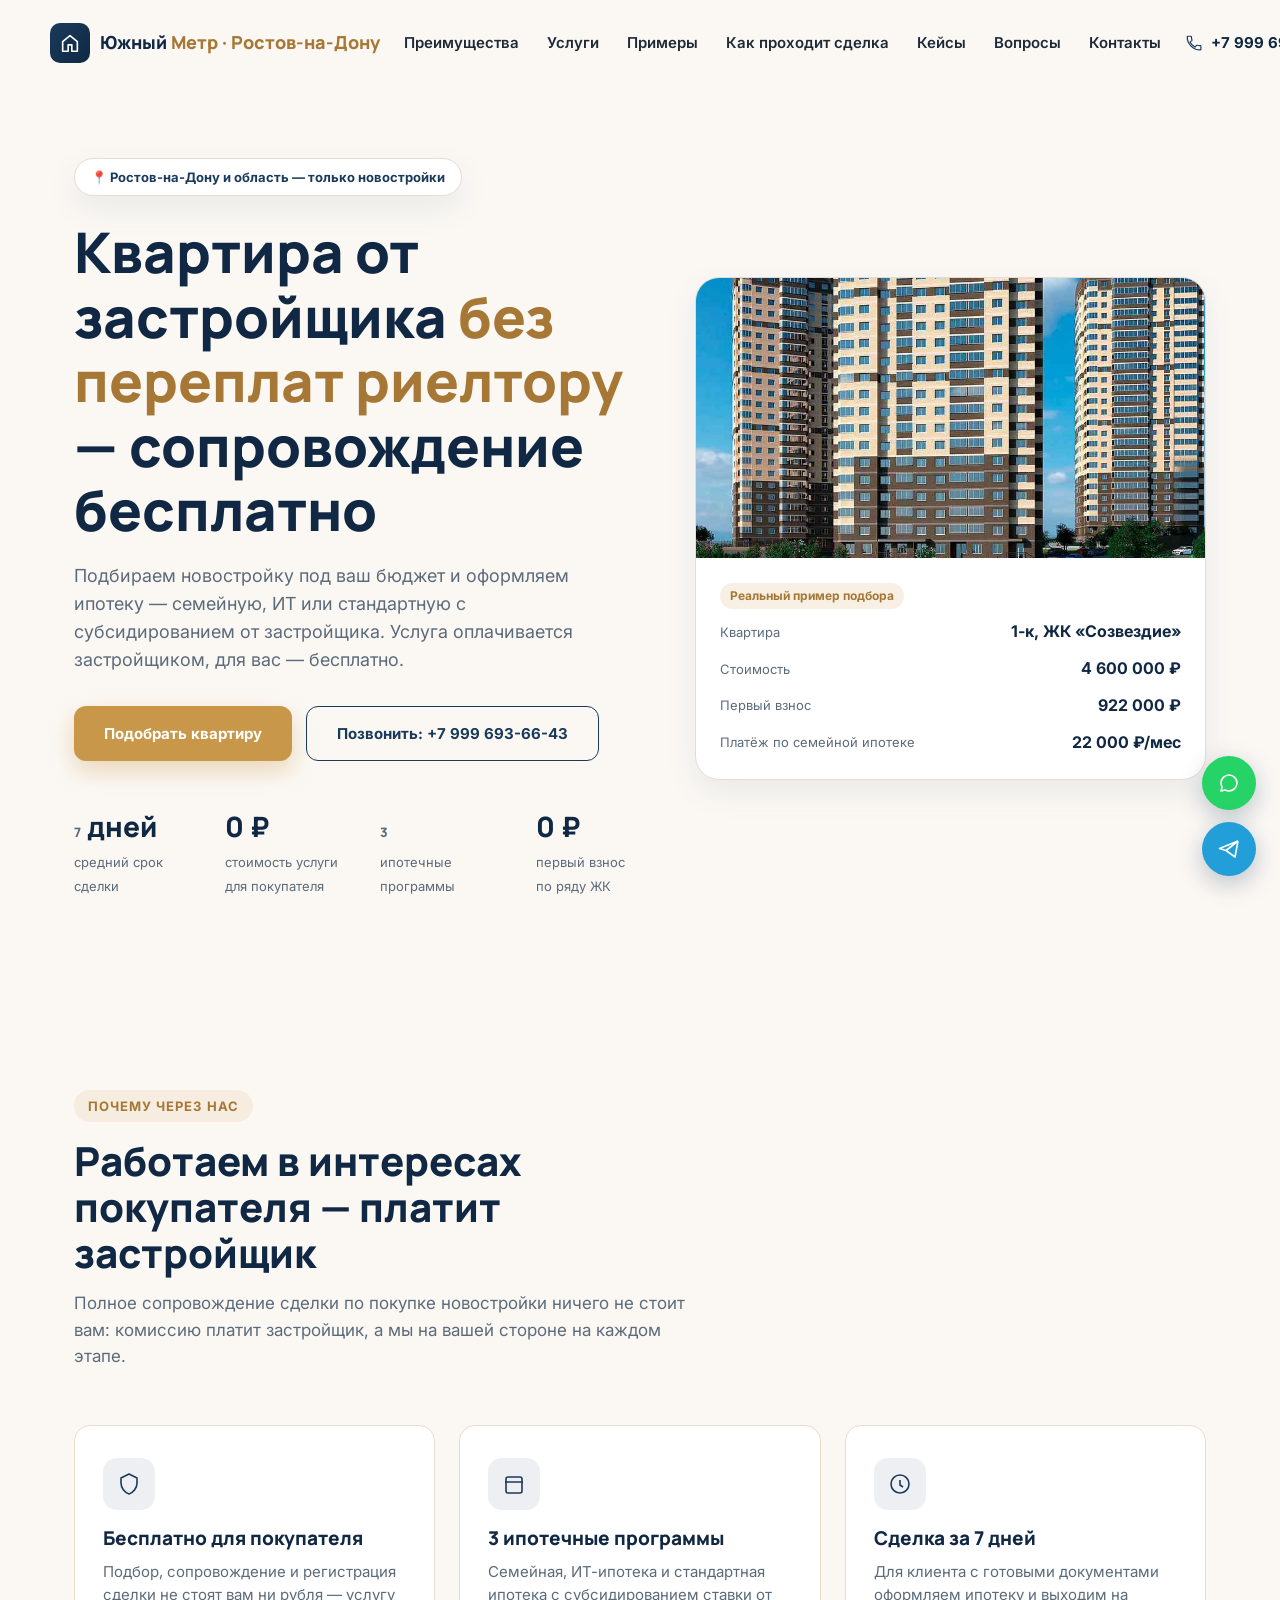
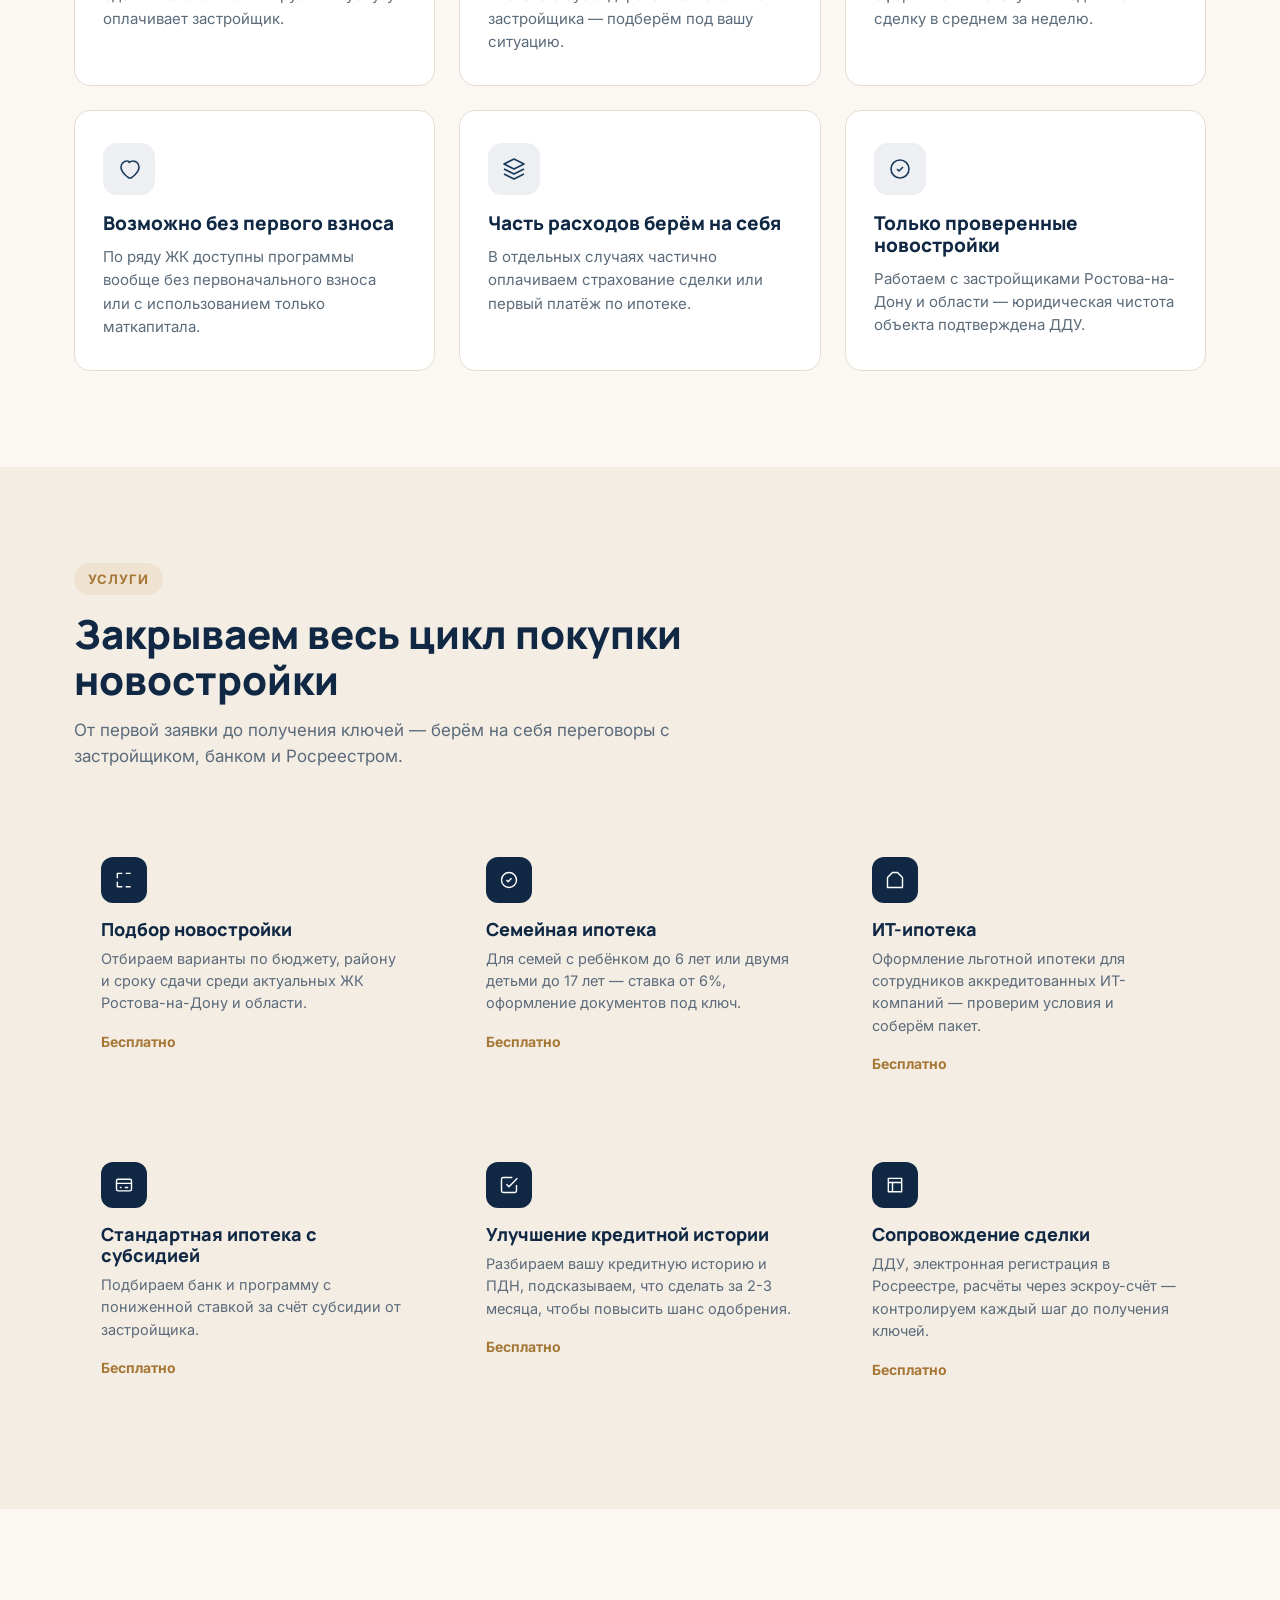
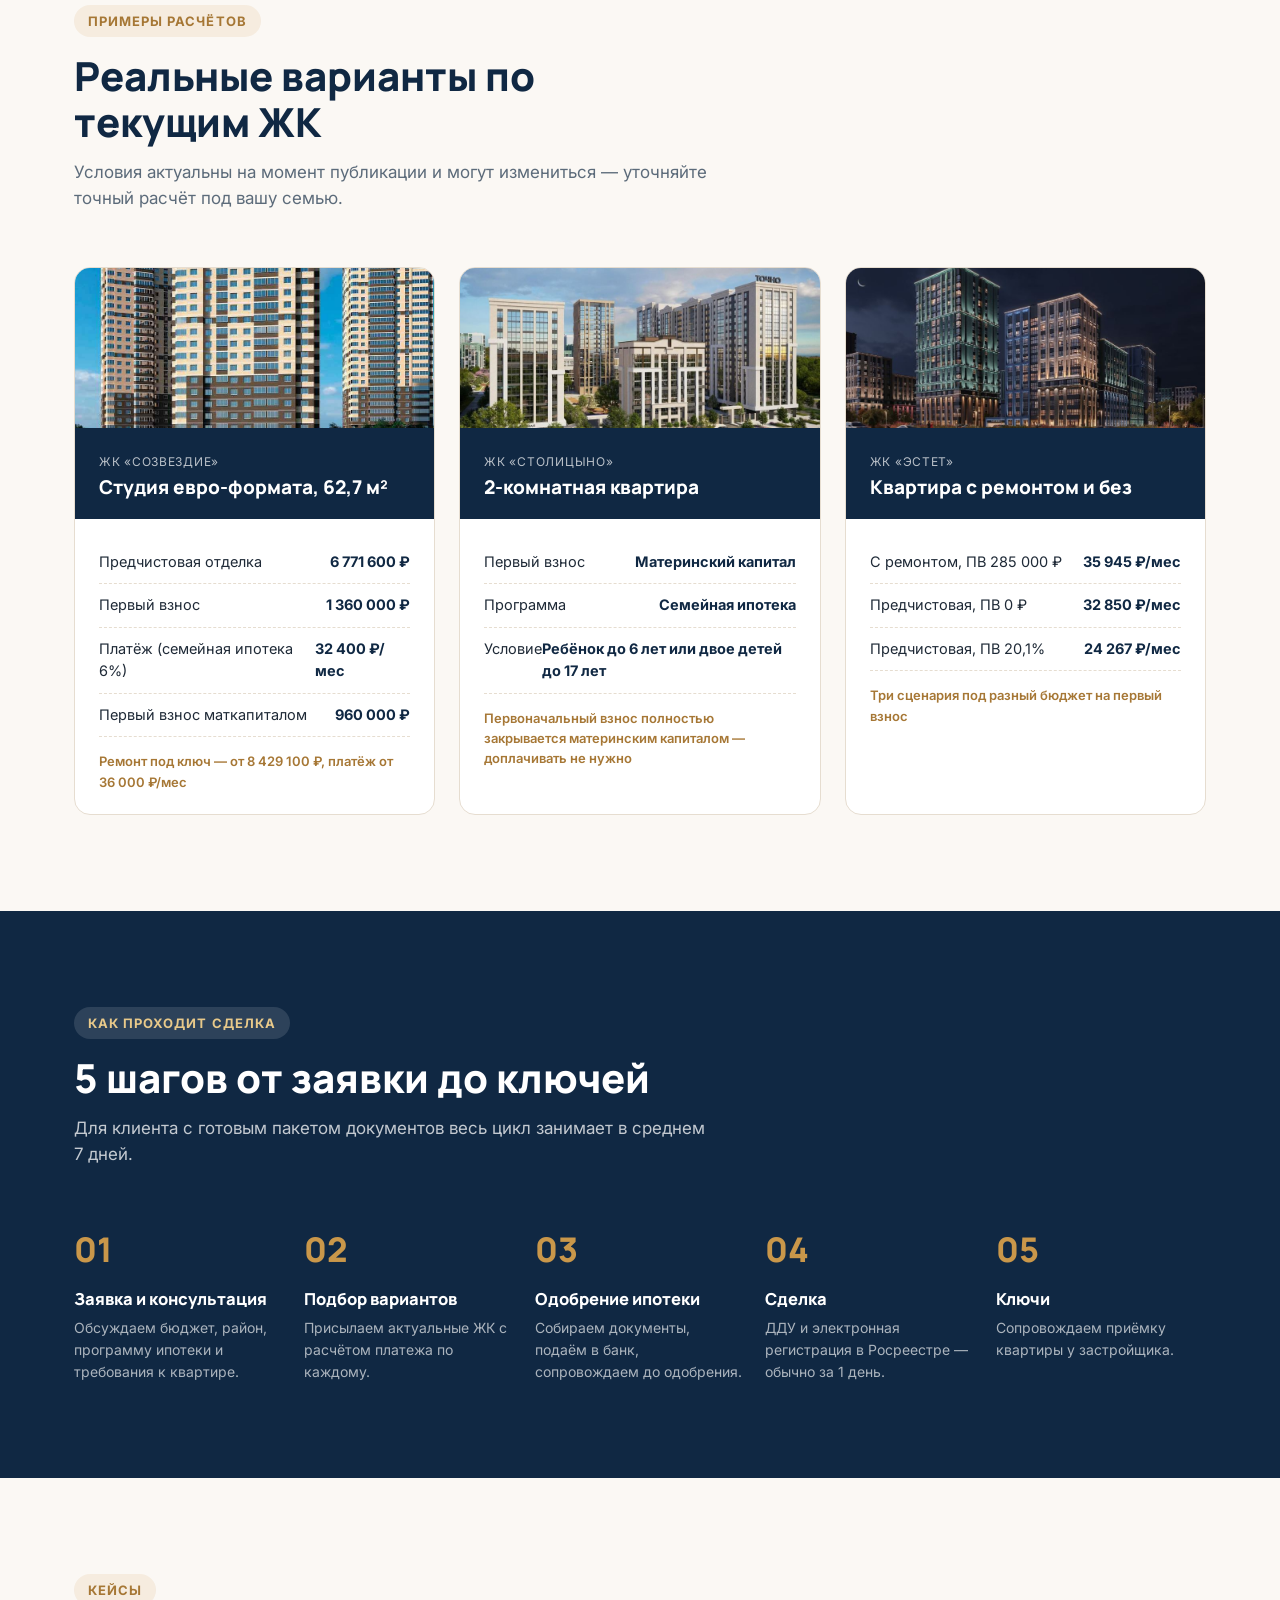
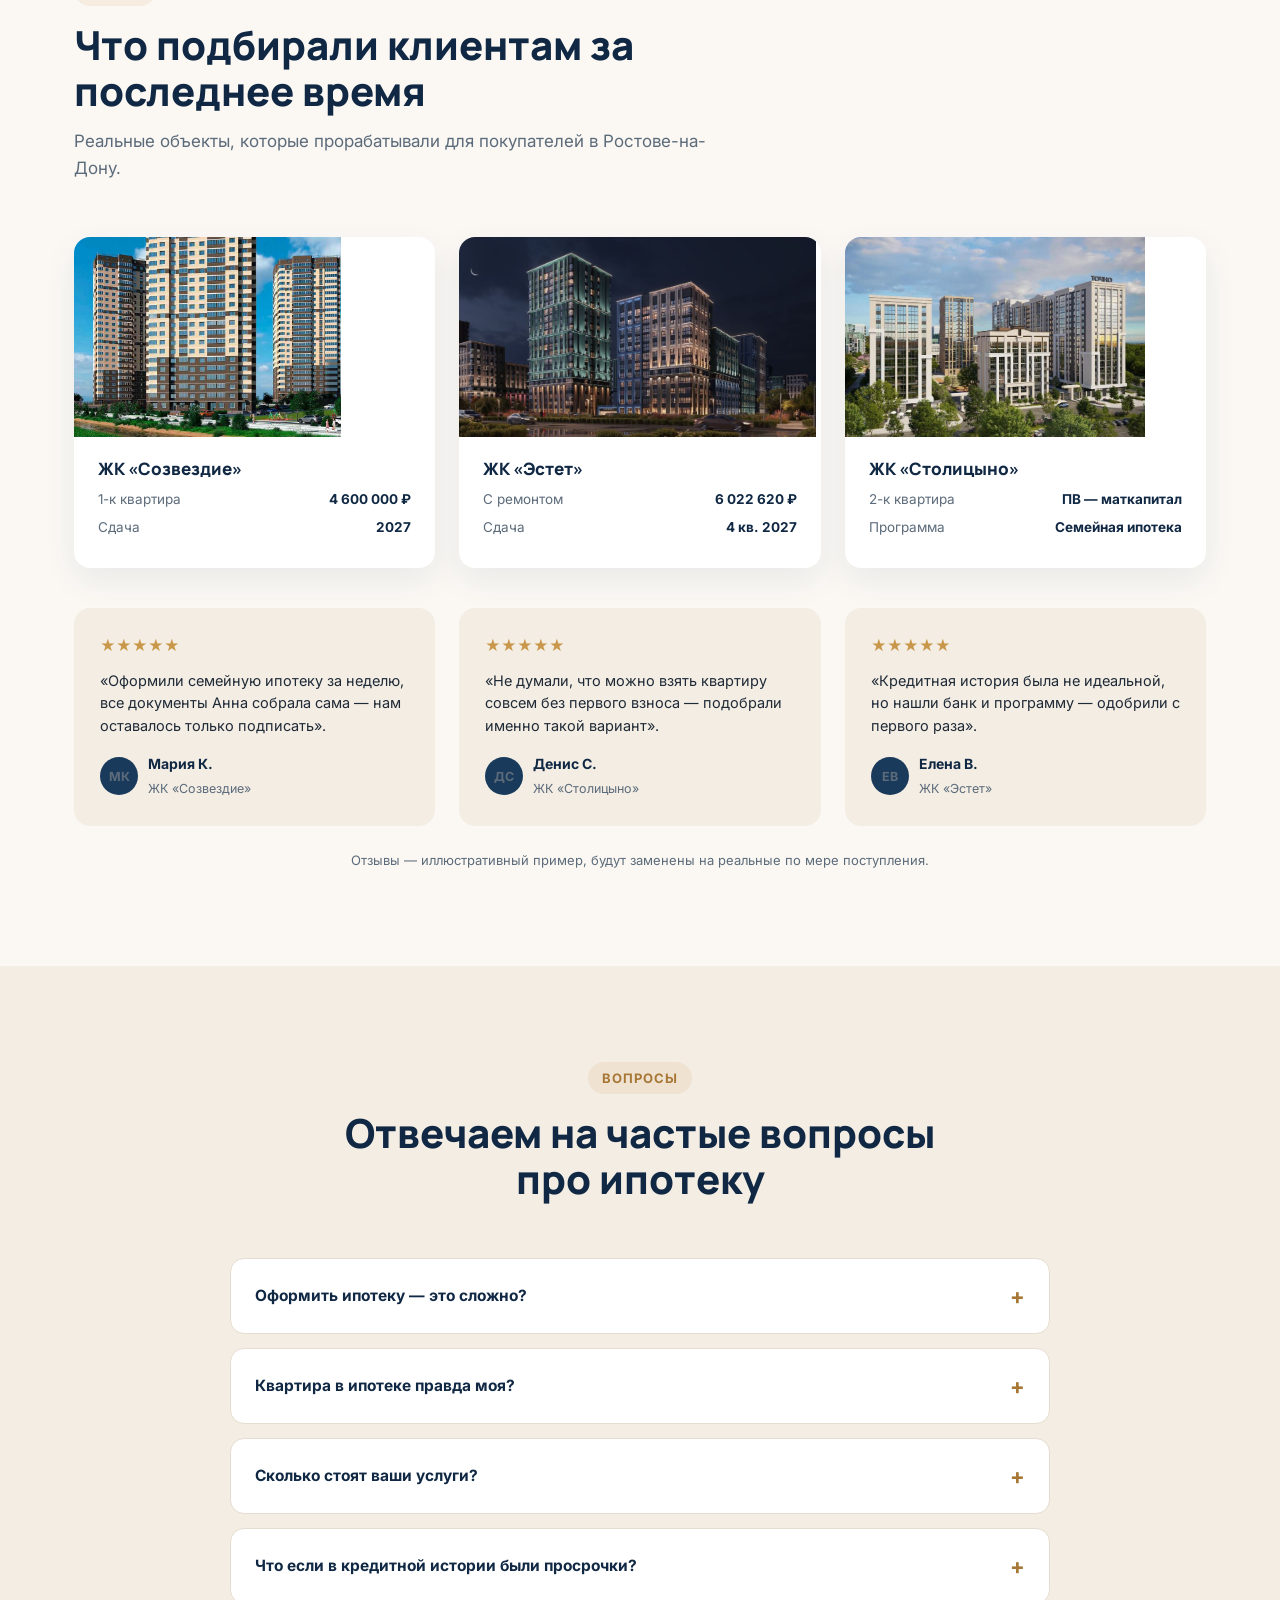
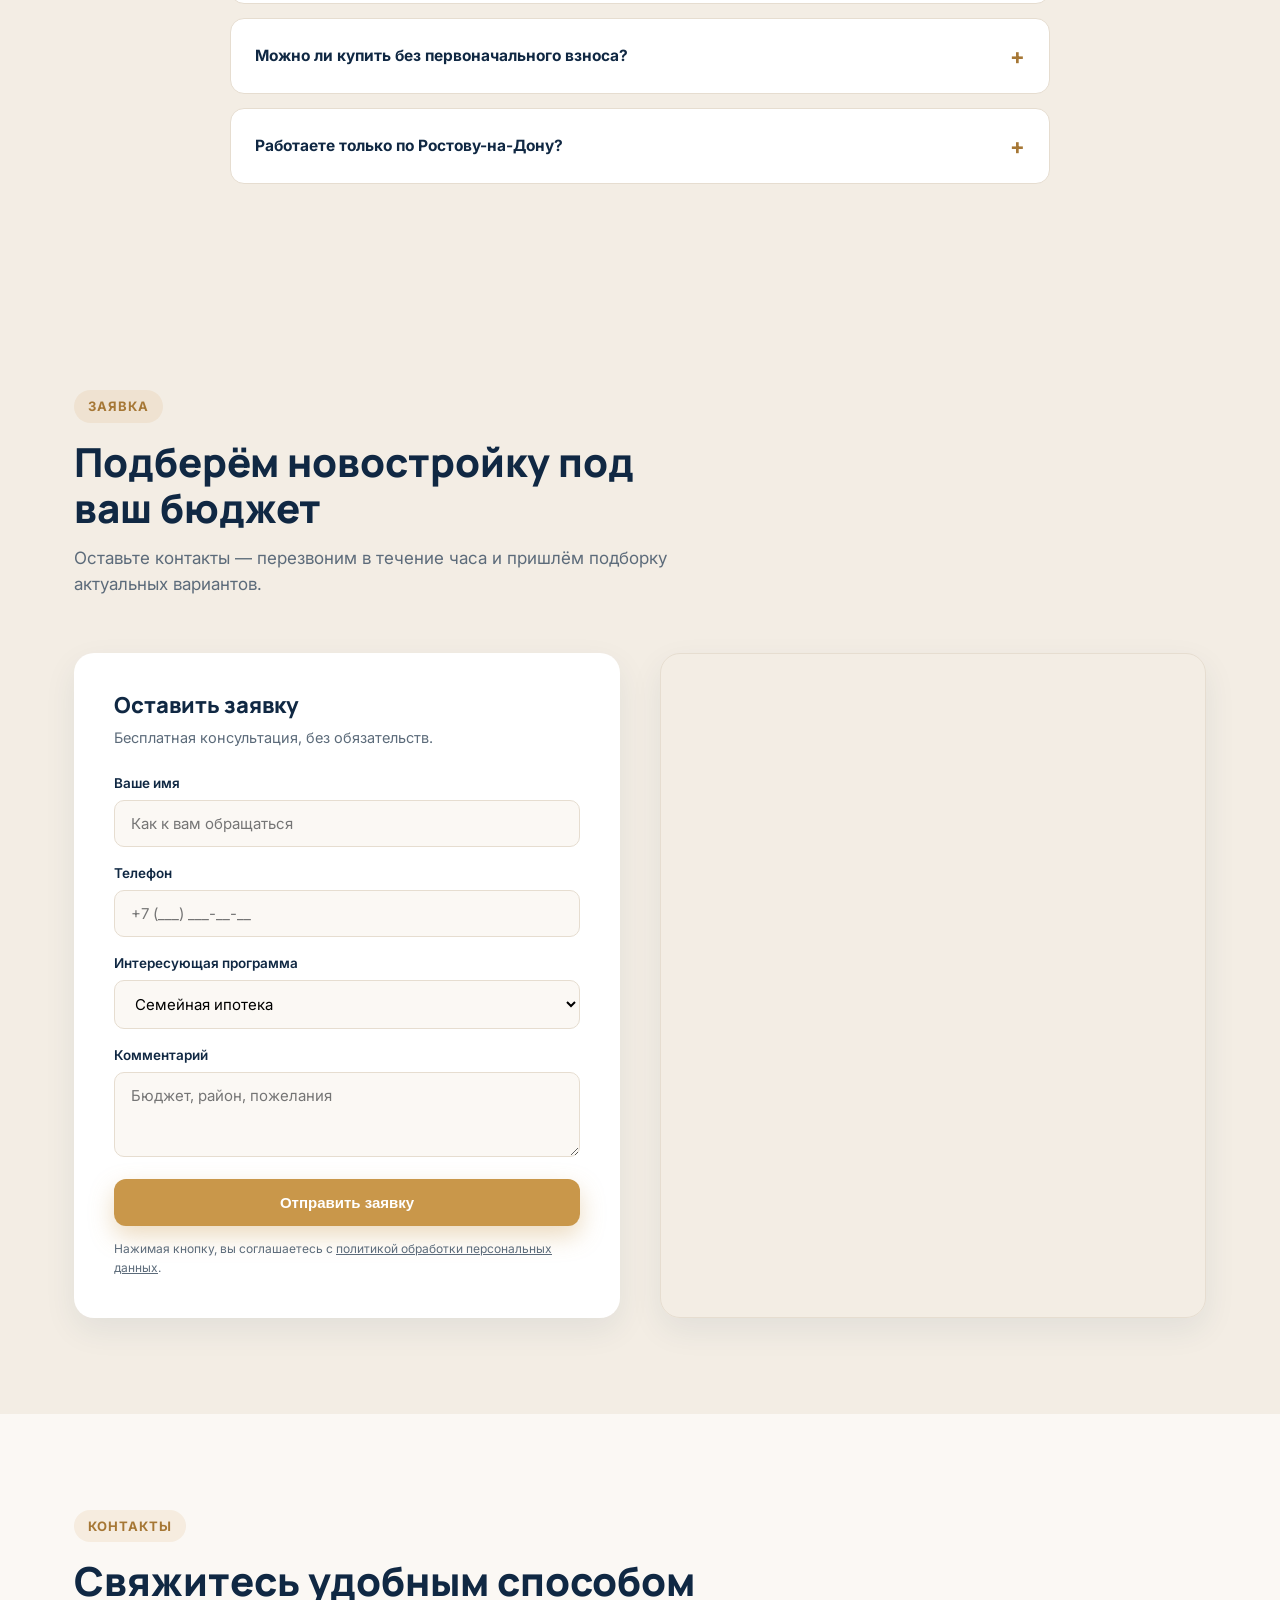
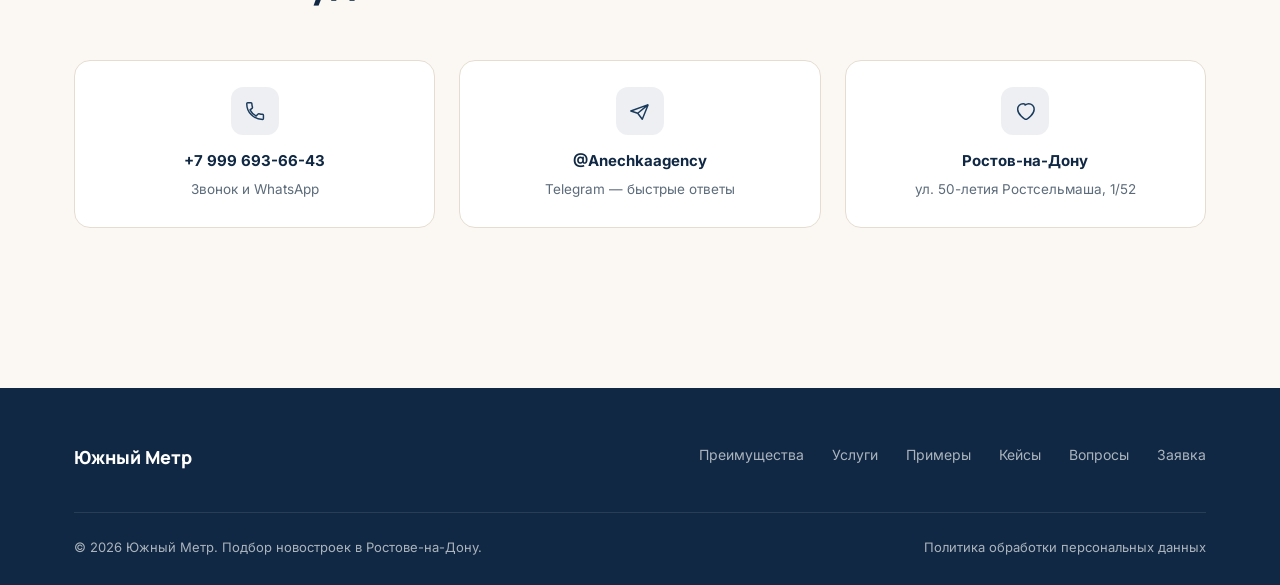
<file: index.html>
<!DOCTYPE html>
<html lang="ru">
<head>
<meta charset="UTF-8">
<meta name="viewport" content="width=device-width, initial-scale=1.0">
<title>Южный Метр — новостройки в Ростове-на-Дону под ключ</title>
<meta name="description" content="Подбор квартир в новостройках Ростова-на-Дону. Семейная, ИТ и стандартная ипотека с субсидированием от застройщика. Сопровождение сделки бесплатно для покупателя.">
<link rel="preconnect" href="https://fonts.googleapis.com">
<link rel="preconnect" href="https://fonts.gstatic.com" crossorigin>
<link href="https://fonts.googleapis.com/css2?family=Inter:wght@400;500;600;700;800&family=Manrope:wght@500;600;700;800&display=swap" rel="stylesheet">
<link rel="stylesheet" href="styles.css">
</head>
<body>

<header class="header" id="header">
  <div class="container header__inner">
    <a href="#top" class="logo">
      <span class="logo__mark">
        <svg width="22" height="22" viewBox="0 0 24 24" fill="none"><path d="M4 21V10.5L12 4L20 10.5V21H14V14H10V21H4Z" stroke="#fff" stroke-width="1.8" stroke-linejoin="round"/></svg>
      </span>
      <span class="logo__text">Южный <span>Метр</span><span class="suffix"> · Ростов-на-Дону</span></span>
    </a>
    <nav class="nav" id="nav">
      <a href="#advantages">Преимущества</a>
      <a href="#services">Услуги</a>
      <a href="#calc">Примеры</a>
      <a href="#process">Как проходит сделка</a>
      <a href="#reviews">Кейсы</a>
      <a href="#faq">Вопросы</a>
      <a href="#contacts">Контакты</a>
    </nav>
    <div class="header__actions">
      <a href="tel:+79996936643" class="header__phone">
        <svg width="18" height="18" viewBox="0 0 24 24" fill="none"><path d="M6.6 10.8C8 13.6 10.4 16 13.2 17.4L15.4 15.2C15.7 14.9 16.1 14.8 16.5 15C17.7 15.4 19 15.6 20.2 15.6C20.8 15.6 21.2 16 21.2 16.6V20.2C21.2 20.8 20.8 21.2 20.2 21.2C10.7 21.2 3 13.5 3 4C3 3.4 3.4 3 4 3H7.6C8.2 3 8.6 3.4 8.6 4C8.6 5.2 8.8 6.5 9.2 7.7C9.3 8.1 9.2 8.5 9 8.8L6.6 10.8Z" stroke="#1a3a5c" stroke-width="1.6" stroke-linejoin="round"/></svg>
        <span class="txt">+7 999 693-66-43</span>
      </a>
      <a href="#lead-form" class="btn btn--primary">Оставить заявку</a>
      <button class="burger" id="burger" aria-label="Меню"><span></span><span></span><span></span></button>
    </div>
  </div>
</header>

<main id="top">

  <!-- HERO -->
  <section class="hero">
    <div class="container hero__inner">
      <div>
        <span class="hero__badge">📍 Ростов-на-Дону и область — только новостройки</span>
        <h1>Квартира от застройщика <em>без переплат риелтору</em> — сопровождение бесплатно</h1>
        <p class="lead">Подбираем новостройку под ваш бюджет и оформляем ипотеку — семейную, ИТ или стандартную с субсидированием от застройщика. Услуга оплачивается застройщиком, для вас — бесплатно.</p>
        <div class="hero__ctas">
          <a href="#lead-form" class="btn btn--primary">Подобрать квартиру</a>
          <a href="tel:+79996936643" class="btn btn--outline">Позвонить: +7 999 693-66-43</a>
        </div>
        <div class="hero__stats">
          <div class="hero__stat"><b><span data-target="7">0</span> дней</b><span>средний срок сделки</span></div>
          <div class="hero__stat"><b>0 ₽</b><span>стоимость услуги для покупателя</span></div>
          <div class="hero__stat"><b><span data-target="3">0</span></b><span>ипотечные программы</span></div>
          <div class="hero__stat"><b>0 ₽</b><span>первый взнос по ряду ЖК</span></div>
        </div>
      </div>
      <div class="hero__card">
        <img src="img/sozvezdie.jpg" alt="ЖК «Созвездие», Ростов-на-Дону">
        <div class="hero__card-body">
          <span class="hero__card-tag">Реальный пример подбора</span>
          <div class="hero__card-row"><span class="label">Квартира</span><span class="value">1-к, ЖК «Созвездие»</span></div>
          <div class="hero__card-row"><span class="label">Стоимость</span><span class="value">4 600 000 ₽</span></div>
          <div class="hero__card-row"><span class="label">Первый взнос</span><span class="value">922 000 ₽</span></div>
          <div class="hero__card-row"><span class="label">Платёж по семейной ипотеке</span><span class="value">22 000 ₽/мес</span></div>
        </div>
      </div>
    </div>
  </section>

  <!-- ADVANTAGES -->
  <section id="advantages">
    <div class="container">
      <div class="section__head">
        <span class="section__tag">Почему через нас</span>
        <h2>Работаем в интересах покупателя — платит застройщик</h2>
        <p>Полное сопровождение сделки по покупке новостройки ничего не стоит вам: комиссию платит застройщик, а мы на вашей стороне на каждом этапе.</p>
      </div>
      <div class="adv-grid">
        <div class="adv">
          <span class="adv__icon"><svg width="24" height="24" viewBox="0 0 24 24" fill="none"><path d="M12 2L4 6V11C4 16 7.5 20.5 12 22C16.5 20.5 20 16 20 11V6L12 2Z" stroke="#1a3a5c" stroke-width="1.6" stroke-linejoin="round"/></svg></span>
          <h3>Бесплатно для покупателя</h3>
          <p>Подбор, сопровождение и регистрация сделки не стоят вам ни рубля — услугу оплачивает застройщик.</p>
        </div>
        <div class="adv">
          <span class="adv__icon"><svg width="24" height="24" viewBox="0 0 24 24" fill="none"><path d="M3 10H21M6 21H18C19.1 21 20 20.1 20 19V7C20 5.9 19.1 5 18 5H6C4.9 5 4 5.9 4 7V19C4 20.1 4.9 21 6 21Z" stroke="#1a3a5c" stroke-width="1.6" stroke-linejoin="round"/></svg></span>
          <h3>3 ипотечные программы</h3>
          <p>Семейная, ИТ-ипотека и стандартная ипотека с субсидированием ставки от застройщика — подберём под вашу ситуацию.</p>
        </div>
        <div class="adv">
          <span class="adv__icon"><svg width="24" height="24" viewBox="0 0 24 24" fill="none"><path d="M12 8V13L15 15M21 12C21 16.97 16.97 21 12 21C7.03 21 3 16.97 3 12C3 7.03 7.03 3 12 3C16.97 3 21 7.03 21 12Z" stroke="#1a3a5c" stroke-width="1.6" stroke-linejoin="round"/></svg></span>
          <h3>Сделка за 7 дней</h3>
          <p>Для клиента с готовыми документами оформляем ипотеку и выходим на сделку в среднем за неделю.</p>
        </div>
        <div class="adv">
          <span class="adv__icon"><svg width="24" height="24" viewBox="0 0 24 24" fill="none"><path d="M12 21C12 21 4 16 4 10C4 6.7 6.7 4 10 4C11.5 4 12.8 4.7 12 5.5C13.2 4.7 14.5 4 16 4C19.3 4 22 6.7 22 10C22 16 14 21 14 21H12Z" stroke="#1a3a5c" stroke-width="1.6" stroke-linejoin="round"/></svg></span>
          <h3>Возможно без первого взноса</h3>
          <p>По ряду ЖК доступны программы вообще без первоначального взноса или с использованием только маткапитала.</p>
        </div>
        <div class="adv">
          <span class="adv__icon"><svg width="24" height="24" viewBox="0 0 24 24" fill="none"><path d="M12 2L2 7L12 12L22 7L12 2Z" stroke="#1a3a5c" stroke-width="1.6" stroke-linejoin="round"/><path d="M2 17L12 22L22 17M2 12L12 17L22 12" stroke="#1a3a5c" stroke-width="1.6" stroke-linejoin="round"/></svg></span>
          <h3>Часть расходов берём на себя</h3>
          <p>В отдельных случаях частично оплачиваем страхование сделки или первый платёж по ипотеке.</p>
        </div>
        <div class="adv">
          <span class="adv__icon"><svg width="24" height="24" viewBox="0 0 24 24" fill="none"><path d="M9 12L11 14L15 10M21 12C21 16.97 16.97 21 12 21C7.03 21 3 16.97 3 12C3 7.03 7.03 3 12 3C16.97 3 21 7.03 21 12Z" stroke="#1a3a5c" stroke-width="1.6" stroke-linejoin="round"/></svg></span>
          <h3>Только проверенные новостройки</h3>
          <p>Работаем с застройщиками Ростова-на-Дону и области — юридическая чистота объекта подтверждена ДДУ.</p>
        </div>
      </div>
    </div>
  </section>

  <!-- SERVICES -->
  <section id="services" style="background:var(--clr-bg-alt)">
    <div class="container">
      <div class="section__head">
        <span class="section__tag">Услуги</span>
        <h2>Закрываем весь цикл покупки новостройки</h2>
        <p>От первой заявки до получения ключей — берём на себя переговоры с застройщиком, банком и Росреестром.</p>
      </div>
      <div class="srv-grid">
        <div class="srv">
          <span class="srv__icon"><svg width="20" height="20" viewBox="0 0 24 24" fill="none"><path d="M10 4H4V10M20 4H14M20 20H14M4 14V20H10" stroke="#fff" stroke-width="1.7" stroke-linejoin="round"/></svg></span>
          <h3>Подбор новостройки</h3>
          <p>Отбираем варианты по бюджету, району и сроку сдачи среди актуальных ЖК Ростова-на-Дону и области.</p>
          <span class="srv__price">Бесплатно</span>
        </div>
        <div class="srv">
          <span class="srv__icon"><svg width="20" height="20" viewBox="0 0 24 24" fill="none"><path d="M12 21C16.97 21 21 16.97 21 12C21 7.03 16.97 3 12 3C7.03 3 3 7.03 3 12C3 16.97 7.03 21 12 21Z" stroke="#fff" stroke-width="1.7"/><path d="M9 12L11 14L15 10" stroke="#fff" stroke-width="1.7" stroke-linejoin="round"/></svg></span>
          <h3>Семейная ипотека</h3>
          <p>Для семей с ребёнком до 6 лет или двумя детьми до 17 лет — ставка от 6%, оформление документов под ключ.</p>
          <span class="srv__price">Бесплатно</span>
        </div>
        <div class="srv">
          <span class="srv__icon"><svg width="20" height="20" viewBox="0 0 24 24" fill="none"><path d="M9 3H15L21 9V21H3V9L9 3Z" stroke="#fff" stroke-width="1.7" stroke-linejoin="round"/></svg></span>
          <h3>ИТ-ипотека</h3>
          <p>Оформление льготной ипотеки для сотрудников аккредитованных ИТ-компаний — проверим условия и соберём пакет.</p>
          <span class="srv__price">Бесплатно</span>
        </div>
        <div class="srv">
          <span class="srv__icon"><svg width="20" height="20" viewBox="0 0 24 24" fill="none"><path d="M3 10H21M7 15H9M13 15H17M5 5H19C20.1 5 21 5.9 21 7V17C21 18.1 20.1 19 19 19H5C3.9 19 3 18.1 3 17V7C3 5.9 3.9 5 5 5Z" stroke="#fff" stroke-width="1.7" stroke-linejoin="round"/></svg></span>
          <h3>Стандартная ипотека с субсидией</h3>
          <p>Подбираем банк и программу с пониженной ставкой за счёт субсидии от застройщика.</p>
          <span class="srv__price">Бесплатно</span>
        </div>
        <div class="srv">
          <span class="srv__icon"><svg width="20" height="20" viewBox="0 0 24 24" fill="none"><path d="M9 11L12 14L22 4M21 12V19C21 20.1 20.1 21 19 21H5C3.9 21 3 20.1 3 19V5C3 3.9 3.9 3 5 3H16" stroke="#fff" stroke-width="1.7" stroke-linejoin="round"/></svg></span>
          <h3>Улучшение кредитной истории</h3>
          <p>Разбираем вашу кредитную историю и ПДН, подсказываем, что сделать за 2-3 месяца, чтобы повысить шанс одобрения.</p>
          <span class="srv__price">Бесплатно</span>
        </div>
        <div class="srv">
          <span class="srv__icon"><svg width="20" height="20" viewBox="0 0 24 24" fill="none"><path d="M4 4H20V20H4V4Z" stroke="#fff" stroke-width="1.7" stroke-linejoin="round"/><path d="M4 9H20M9 9V20" stroke="#fff" stroke-width="1.7"/></svg></span>
          <h3>Сопровождение сделки</h3>
          <p>ДДУ, электронная регистрация в Росреестре, расчёты через эскроу-счёт — контролируем каждый шаг до получения ключей.</p>
          <span class="srv__price">Бесплатно</span>
        </div>
      </div>
    </div>
  </section>

  <!-- CALC / REAL EXAMPLES -->
  <section id="calc">
    <div class="container">
      <div class="section__head">
        <span class="section__tag">Примеры расчётов</span>
        <h2>Реальные варианты по текущим ЖК</h2>
        <p>Условия актуальны на момент публикации и могут измениться — уточняйте точный расчёт под вашу семью.</p>
      </div>
      <div class="calc-grid">
        <div class="calc">
          <img class="calc__img" src="img/sozvezdie.jpg" alt="ЖК «Созвездие», Ростов-на-Дону">
          <div class="calc__head"><span>ЖК «Созвездие»</span><h3>Студия евро-формата, 62,7 м²</h3></div>
          <div class="calc__body">
            <div class="calc__row"><span>Предчистовая отделка</span><b>6 771 600 ₽</b></div>
            <div class="calc__row"><span>Первый взнос</span><b>1 360 000 ₽</b></div>
            <div class="calc__row"><span>Платёж (семейная ипотека 6%)</span><b>32 400 ₽/мес</b></div>
            <div class="calc__row"><span>Первый взнос маткапиталом</span><b>960 000 ₽</b></div>
            <div class="calc__note">Ремонт под ключ — от 8 429 100 ₽, платёж от 36 000 ₽/мес</div>
          </div>
        </div>
        <div class="calc">
          <img class="calc__img" src="img/stolitsyno.jpg" alt="ЖК «Столицыно», Ростов-на-Дону">
          <div class="calc__head"><span>ЖК «Столицыно»</span><h3>2-комнатная квартира</h3></div>
          <div class="calc__body">
            <div class="calc__row"><span>Первый взнос</span><b>Материнский капитал</b></div>
            <div class="calc__row"><span>Программа</span><b>Семейная ипотека</b></div>
            <div class="calc__row"><span>Условие</span><b>Ребёнок до 6 лет или двое детей до 17 лет</b></div>
            <div class="calc__note">Первоначальный взнос полностью закрывается материнским капиталом — доплачивать не нужно</div>
          </div>
        </div>
        <div class="calc">
          <img class="calc__img" src="img/estet.jpg" alt="ЖК «Эстет», Ростов-на-Дону">
          <div class="calc__head"><span>ЖК «Эстет»</span><h3>Квартира с ремонтом и без</h3></div>
          <div class="calc__body">
            <div class="calc__row"><span>С ремонтом, ПВ 285 000 ₽</span><b>35 945 ₽/мес</b></div>
            <div class="calc__row"><span>Предчистовая, ПВ 0 ₽</span><b>32 850 ₽/мес</b></div>
            <div class="calc__row"><span>Предчистовая, ПВ 20,1%</span><b>24 267 ₽/мес</b></div>
            <div class="calc__note">Три сценария под разный бюджет на первый взнос</div>
          </div>
        </div>
      </div>
    </div>
  </section>

  <!-- PROCESS -->
  <section id="process" class="process">
    <div class="container">
      <div class="section__head">
        <span class="section__tag">Как проходит сделка</span>
        <h2>5 шагов от заявки до ключей</h2>
        <p>Для клиента с готовым пакетом документов весь цикл занимает в среднем 7 дней.</p>
      </div>
      <div class="steps">
        <div class="step"><div class="step__num">01</div><h3>Заявка и консультация</h3><p>Обсуждаем бюджет, район, программу ипотеки и требования к квартире.</p></div>
        <div class="step"><div class="step__num">02</div><h3>Подбор вариантов</h3><p>Присылаем актуальные ЖК с расчётом платежа по каждому.</p></div>
        <div class="step"><div class="step__num">03</div><h3>Одобрение ипотеки</h3><p>Собираем документы, подаём в банк, сопровождаем до одобрения.</p></div>
        <div class="step"><div class="step__num">04</div><h3>Сделка</h3><p>ДДУ и электронная регистрация в Росреестре — обычно за 1 день.</p></div>
        <div class="step"><div class="step__num">05</div><h3>Ключи</h3><p>Сопровождаем приёмку квартиры у застройщика.</p></div>
      </div>
    </div>
  </section>

  <!-- CASES / REVIEWS -->
  <section id="reviews">
    <div class="container">
      <div class="section__head">
        <span class="section__tag">Кейсы</span>
        <h2>Что подбирали клиентам за последнее время</h2>
        <p>Реальные объекты, которые прорабатывали для покупателей в Ростове-на-Дону.</p>
      </div>
      <div class="objects-grid">
        <div class="object">
          <img src="img/sozvezdie.jpg" alt="ЖК «Созвездие», Ростов-на-Дону">
          <div class="object__body">
            <h3>ЖК «Созвездие»</h3>
            <div class="object__meta"><span>1-к квартира</span><b>4 600 000 ₽</b></div>
            <div class="object__meta"><span>Сдача</span><b>2027</b></div>
          </div>
        </div>
        <div class="object">
          <img src="img/estet.jpg" alt="ЖК «Эстет», Ростов-на-Дону">
          <div class="object__body">
            <h3>ЖК «Эстет»</h3>
            <div class="object__meta"><span>С ремонтом</span><b>6 022 620 ₽</b></div>
            <div class="object__meta"><span>Сдача</span><b>4 кв. 2027</b></div>
          </div>
        </div>
        <div class="object">
          <img src="img/stolitsyno.jpg" alt="ЖК «Столицыно», Ростов-на-Дону">
          <div class="object__body">
            <h3>ЖК «Столицыно»</h3>
            <div class="object__meta"><span>2-к квартира</span><b>ПВ — маткапитал</b></div>
            <div class="object__meta"><span>Программа</span><b>Семейная ипотека</b></div>
          </div>
        </div>
      </div>
      <div class="reviews-grid">
        <div class="review">
          <div class="review__stars">★★★★★</div>
          <p>«Оформили семейную ипотеку за неделю, все документы Анна собрала сама — нам оставалось только подписать».</p>
          <div class="review__author"><span class="review__avatar">МК</span><div><b>Мария К.</b><span>ЖК «Созвездие»</span></div></div>
        </div>
        <div class="review">
          <div class="review__stars">★★★★★</div>
          <p>«Не думали, что можно взять квартиру совсем без первого взноса — подобрали именно такой вариант».</p>
          <div class="review__author"><span class="review__avatar">ДС</span><div><b>Денис С.</b><span>ЖК «Столицыно»</span></div></div>
        </div>
        <div class="review">
          <div class="review__stars">★★★★★</div>
          <p>«Кредитная история была не идеальной, но нашли банк и программу — одобрили с первого раза».</p>
          <div class="review__author"><span class="review__avatar">ЕВ</span><div><b>Елена В.</b><span>ЖК «Эстет»</span></div></div>
        </div>
      </div>
      <p style="text-align:center; font-size:13px; color:var(--clr-text-muted); margin-top:24px;">Отзывы — иллюстративный пример, будут заменены на реальные по мере поступления.</p>
    </div>
  </section>

  <!-- FAQ -->
  <section id="faq" style="background:var(--clr-bg-alt)">
    <div class="container">
      <div class="section__head" style="margin-left:auto;margin-right:auto;text-align:center;">
        <span class="section__tag">Вопросы</span>
        <h2>Отвечаем на частые вопросы про ипотеку</h2>
      </div>
      <div class="faq">
        <details class="faq__item">
          <summary>Оформить ипотеку — это сложно?</summary>
          <p>Нет. Заявку можно подать удалённо, а саму сделку провести в электронной форме — весь процесс сопровождаем от начала до конца.</p>
        </details>
        <details class="faq__item">
          <summary>Квартира в ипотеке правда моя?</summary>
          <p>Да, вы становитесь собственником сразу после регистрации — квартира лишь находится в залоге у банка до полного погашения долга. Можно прописаться и сдавать в аренду.</p>
        </details>
        <details class="faq__item">
          <summary>Сколько стоят ваши услуги?</summary>
          <p>Для покупателя весь цикл сделки — подбор, ипотека, сопровождение — бесплатен. Нашу работу оплачивает застройщик.</p>
        </details>
        <details class="faq__item">
          <summary>Что если в кредитной истории были просрочки?</summary>
          <p>Разберём вашу ситуацию: показатель долговой нагрузки, баллы в бюро кредитных историй, подскажем, что можно улучшить за 2-3 месяца, и подберём банк и программу под ваш профиль.</p>
        </details>
        <details class="faq__item">
          <summary>Можно ли купить без первоначального взноса?</summary>
          <p>По ряду ЖК — да, действуют акции с нулевым или минимальным первым взносом, а также программы под материнский капитал.</p>
        </details>
        <details class="faq__item">
          <summary>Работаете только по Ростову-на-Дону?</summary>
          <p>Основной фокус — Ростов-на-Дону, также берём в работу заявки по Ростовской области.</p>
        </details>
      </div>
    </div>
  </section>

  <!-- FORM + MAP -->
  <section id="lead-form" class="form-section">
    <div class="container">
      <div class="section__head">
        <span class="section__tag">Заявка</span>
        <h2>Подберём новостройку под ваш бюджет</h2>
        <p>Оставьте контакты — перезвоним в течение часа и пришлём подборку актуальных вариантов.</p>
      </div>
      <div class="form-grid">
        <form class="form leadForm" id="leadForm">
          <h3>Оставить заявку</h3>
          <p>Бесплатная консультация, без обязательств.</p>
          <input type="text" name="_gotcha" style="display:none" tabindex="-1" autocomplete="off">
          <div class="field">
            <label for="f-name">Ваше имя</label>
            <input type="text" id="f-name" name="name" placeholder="Как к вам обращаться" required>
          </div>
          <div class="field">
            <label for="f-phone">Телефон</label>
            <input type="tel" id="f-phone" name="phone" placeholder="+7 (___) ___-__-__" required>
          </div>
          <div class="field">
            <label for="f-program">Интересующая программа</label>
            <select id="f-program" name="program">
              <option>Семейная ипотека</option>
              <option>ИТ-ипотека</option>
              <option>Стандартная ипотека с субсидией</option>
              <option>Без первоначального взноса</option>
              <option>Ещё не определился(-лась)</option>
            </select>
          </div>
          <div class="field">
            <label for="f-comment">Комментарий</label>
            <textarea id="f-comment" name="comment" rows="3" placeholder="Бюджет, район, пожелания"></textarea>
          </div>
          <button type="submit" class="btn btn--primary btn--block">Отправить заявку</button>
          <small>Нажимая кнопку, вы соглашаетесь с <a href="privacy.html" style="text-decoration:underline">политикой обработки персональных данных</a>.</small>
        </form>
        <div class="map-wrap">
          <iframe src="https://yandex.ru/map-widget/v1/?text=Ростов-на-Дону%2C%20улица%2050-летия%20Ростсельмаша%2C%201%2F52" allowfullscreen></iframe>
        </div>
      </div>
    </div>
  </section>

  <!-- CONTACTS -->
  <section id="contacts">
    <div class="container">
      <div class="section__head">
        <span class="section__tag">Контакты</span>
        <h2>Свяжитесь удобным способом</h2>
      </div>
      <div class="contacts-grid">
        <div class="contact-card">
          <span class="contact-card__icon"><svg width="22" height="22" viewBox="0 0 24 24" fill="none"><path d="M6.6 10.8C8 13.6 10.4 16 13.2 17.4L15.4 15.2C15.7 14.9 16.1 14.8 16.5 15C17.7 15.4 19 15.6 20.2 15.6C20.8 15.6 21.2 16 21.2 16.6V20.2C21.2 20.8 20.8 21.2 20.2 21.2C10.7 21.2 3 13.5 3 4C3 3.4 3.4 3 4 3H7.6C8.2 3 8.6 3.4 8.6 4C8.6 5.2 8.8 6.5 9.2 7.7C9.3 8.1 9.2 8.5 9 8.8L6.6 10.8Z" stroke="#1a3a5c" stroke-width="1.6" stroke-linejoin="round"/></svg></span>
          <b>+7 999 693-66-43</b>
          <span>Звонок и WhatsApp</span>
        </div>
        <div class="contact-card">
          <span class="contact-card__icon"><svg width="22" height="22" viewBox="0 0 24 24" fill="none"><path d="M21 5L2 12L9.5 14.5M21 5L14.5 21L9.5 14.5M21 5L9.5 14.5" stroke="#1a3a5c" stroke-width="1.6" stroke-linejoin="round"/></svg></span>
          <b>@Anechkaagency</b>
          <span>Telegram — быстрые ответы</span>
        </div>
        <div class="contact-card">
          <span class="contact-card__icon"><svg width="22" height="22" viewBox="0 0 24 24" fill="none"><path d="M12 21C12 21 4 16 4 10C4 6.7 6.7 4 10 4C11.5 4 12.8 4.7 12 5.5C13.2 4.7 14.5 4 16 4C19.3 4 22 6.7 22 10C22 16 14 21 14 21H12Z" stroke="#1a3a5c" stroke-width="1.6" stroke-linejoin="round"/></svg></span>
          <b>Ростов-на-Дону</b>
          <span>ул. 50-летия Ростсельмаша, 1/52</span>
        </div>
      </div>
    </div>
  </section>

</main>

<footer class="footer">
  <div class="container">
    <div class="footer__top">
      <a href="#top" class="logo"><span class="logo__text">Южный Метр</span></a>
      <nav class="footer__nav">
        <a href="#advantages">Преимущества</a>
        <a href="#services">Услуги</a>
        <a href="#calc">Примеры</a>
        <a href="#reviews">Кейсы</a>
        <a href="#faq">Вопросы</a>
        <a href="#lead-form">Заявка</a>
      </nav>
    </div>
    <div class="footer__bottom">
      <span>© <span id="year"></span> Южный Метр. Подбор новостроек в Ростове-на-Дону.</span>
      <a href="privacy.html">Политика обработки персональных данных</a>
    </div>
  </div>
</footer>

<div class="fab">
  <a href="https://wa.me/79996936643" target="_blank" rel="noopener" class="fab__wa" aria-label="WhatsApp"><svg width="24" height="24" viewBox="0 0 24 24" fill="none"><path d="M20 12C20 16.4 16.4 20 12 20C10.6 20 9.3 19.6 8.1 19L4 20L5.1 16.1C4.4 14.9 4 13.5 4 12C4 7.6 7.6 4 12 4C16.4 4 20 7.6 20 12Z" stroke="#fff" stroke-width="1.6" stroke-linejoin="round"/></svg></a>
  <a href="https://t.me/Anechkaagency" target="_blank" rel="noopener" class="fab__tg" aria-label="Telegram"><svg width="24" height="24" viewBox="0 0 24 24" fill="none"><path d="M21 4L2.5 11.5L9 13.5M21 4L18 20L9 13.5M21 4L9 13.5" stroke="#fff" stroke-width="1.6" stroke-linejoin="round"/></svg></a>
</div>

<script src="script.js"></script>
</body>
</html>
</file>
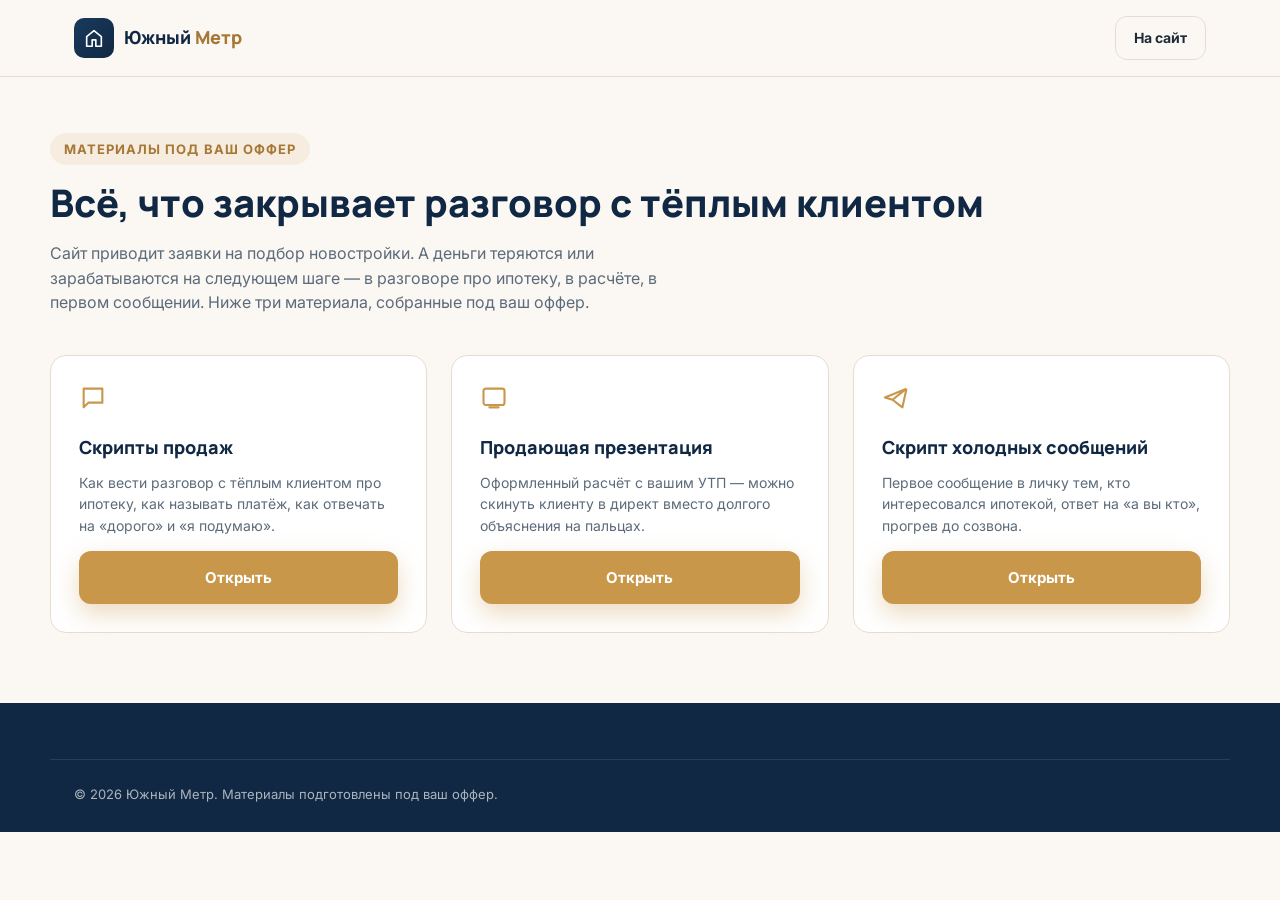
<file: materials.html>
<!DOCTYPE html>
<html lang="ru">
<head>
<meta charset="UTF-8">
<meta name="viewport" content="width=device-width, initial-scale=1.0">
<title>Материалы под ваш оффер — Южный Метр</title>
<link rel="preconnect" href="https://fonts.googleapis.com">
<link rel="preconnect" href="https://fonts.gstatic.com" crossorigin>
<link href="https://fonts.googleapis.com/css2?family=Inter:wght@400;500;600;700;800&family=Manrope:wght@500;600;700;800&display=swap" rel="stylesheet">
<link rel="stylesheet" href="styles.css">
</head>
<body>

<header class="doc-header">
  <div class="container doc-bar">
    <a href="index.html" class="logo">
      <span class="logo__mark"><svg width="22" height="22" viewBox="0 0 24 24" fill="none"><path d="M4 21V10.5L12 4L20 10.5V21H14V14H10V21H4Z" stroke="#fff" stroke-width="1.8" stroke-linejoin="round"/></svg></span>
      <span class="logo__text">Южный <span>Метр</span></span>
    </a>
    <div class="doc-bar__actions">
      <a href="index.html" class="btn btn--ghost btn--sm">На сайт</a>
    </div>
  </div>
</header>

<main class="container doc-hero">
  <span class="section__tag">Материалы под ваш оффер</span>
  <h1>Всё, что закрывает разговор с тёплым клиентом</h1>
  <p>Сайт приводит заявки на подбор новостройки. А деньги теряются или зарабатываются на следующем шаге — в разговоре про ипотеку, в расчёте, в первом сообщении. Ниже три материала, собранные под ваш оффер.</p>
</main>

<section class="container doc-section">
  <div class="material-grid">
    <div class="material-card">
      <div class="material-card__icon"><svg width="28" height="28" viewBox="0 0 24 24" fill="none"><path d="M4 4H20V16H8L4 20V4Z" stroke="#c9974a" stroke-width="1.8" stroke-linejoin="round"/></svg></div>
      <h3>Скрипты продаж</h3>
      <p>Как вести разговор с тёплым клиентом про ипотеку, как называть платёж, как отвечать на «дорого» и «я подумаю».</p>
      <a href="scripts.html" class="btn btn--primary btn--block">Открыть</a>
    </div>
    <div class="material-card">
      <div class="material-card__icon"><svg width="28" height="28" viewBox="0 0 24 24" fill="none"><rect x="3" y="4" width="18" height="14" rx="2" stroke="#c9974a" stroke-width="1.8"/><path d="M8 20H16" stroke="#c9974a" stroke-width="1.8" stroke-linecap="round"/></svg></div>
      <h3>Продающая презентация</h3>
      <p>Оформленный расчёт с вашим УТП — можно скинуть клиенту в директ вместо долгого объяснения на пальцах.</p>
      <a href="presentation.html" class="btn btn--primary btn--block">Открыть</a>
    </div>
    <div class="material-card">
      <div class="material-card__icon"><svg width="28" height="28" viewBox="0 0 24 24" fill="none"><path d="M21 4L2.5 11.5L9 13.5M21 4L17.5 20L9 13.5M21 4L9 13.5" stroke="#c9974a" stroke-width="1.8" stroke-linejoin="round"/></svg></div>
      <h3>Скрипт холодных сообщений</h3>
      <p>Первое сообщение в личку тем, кто интересовался ипотекой, ответ на «а вы кто», прогрев до созвона.</p>
      <a href="outreach.html" class="btn btn--primary btn--block">Открыть</a>
    </div>
  </div>
</section>

<footer class="footer">
  <div class="container footer__bottom">
    <span>© <span id="year"></span> Южный Метр. Материалы подготовлены под ваш оффер.</span>
  </div>
</footer>

<script>document.getElementById('year').textContent = new Date().getFullYear();</script>
</body>
</html>
</file>
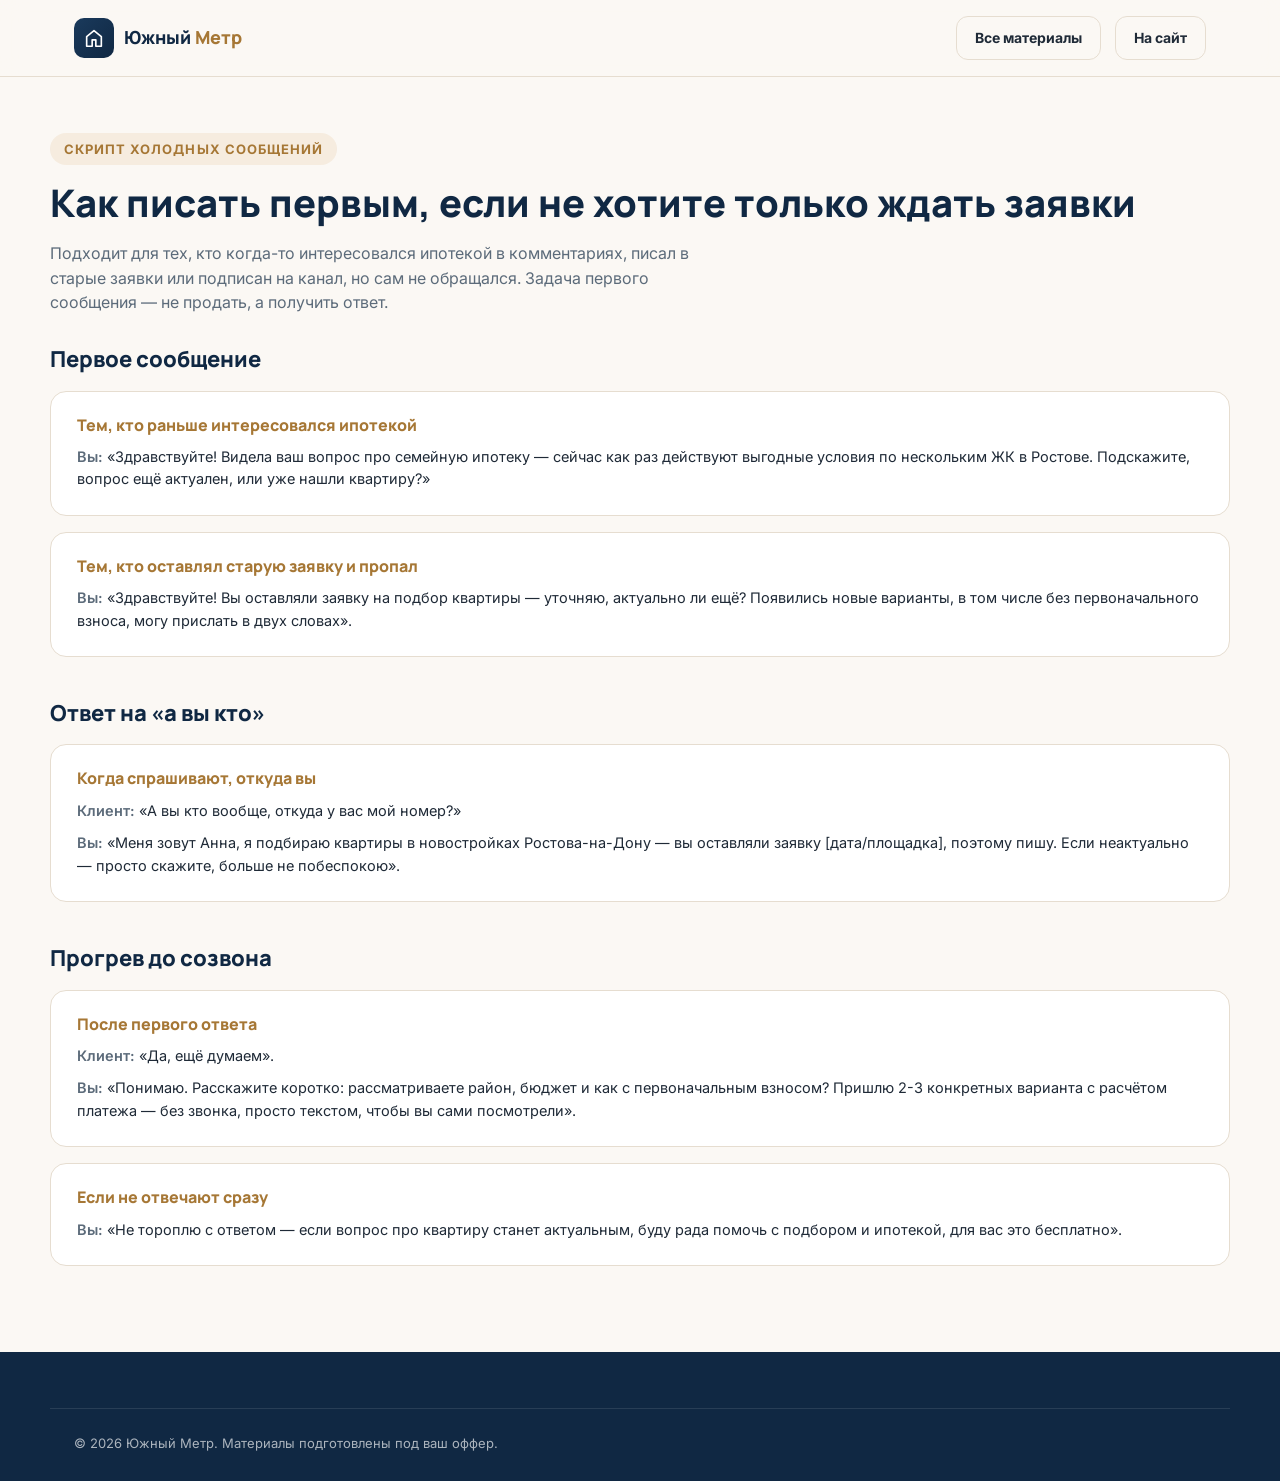
<file: outreach.html>
<!DOCTYPE html>
<html lang="ru">
<head>
<meta charset="UTF-8">
<meta name="viewport" content="width=device-width, initial-scale=1.0">
<title>Скрипт холодных сообщений — Южный Метр</title>
<link rel="preconnect" href="https://fonts.googleapis.com">
<link rel="preconnect" href="https://fonts.gstatic.com" crossorigin>
<link href="https://fonts.googleapis.com/css2?family=Inter:wght@400;500;600;700;800&family=Manrope:wght@500;600;700;800&display=swap" rel="stylesheet">
<link rel="stylesheet" href="styles.css">
</head>
<body>

<header class="doc-header">
  <div class="container doc-bar">
    <a href="index.html" class="logo">
      <span class="logo__mark"><svg width="22" height="22" viewBox="0 0 24 24" fill="none"><path d="M4 21V10.5L12 4L20 10.5V21H14V14H10V21H4Z" stroke="#fff" stroke-width="1.8" stroke-linejoin="round"/></svg></span>
      <span class="logo__text">Южный <span>Метр</span></span>
    </a>
    <div class="doc-bar__actions">
      <a href="materials.html" class="btn btn--ghost btn--sm">Все материалы</a>
      <a href="index.html" class="btn btn--ghost btn--sm">На сайт</a>
    </div>
  </div>
</header>

<main class="container doc-hero">
  <span class="section__tag">Скрипт холодных сообщений</span>
  <h1>Как писать первым, если не хотите только ждать заявки</h1>
  <p>Подходит для тех, кто когда-то интересовался ипотекой в комментариях, писал в старые заявки или подписан на канал, но сам не обращался. Задача первого сообщения — не продать, а получить ответ.</p>
</main>

<section class="container doc-section">
  <h2>Первое сообщение</h2>
  <div class="script-block">
    <h3>Тем, кто раньше интересовался ипотекой</h3>
    <p><span class="who">Вы:</span> «Здравствуйте! Видела ваш вопрос про семейную ипотеку — сейчас как раз действуют выгодные условия по нескольким ЖК в Ростове. Подскажите, вопрос ещё актуален, или уже нашли квартиру?»</p>
  </div>
  <div class="script-block">
    <h3>Тем, кто оставлял старую заявку и пропал</h3>
    <p><span class="who">Вы:</span> «Здравствуйте! Вы оставляли заявку на подбор квартиры — уточняю, актуально ли ещё? Появились новые варианты, в том числе без первоначального взноса, могу прислать в двух словах».</p>
  </div>

  <h2>Ответ на «а вы кто»</h2>
  <div class="script-block">
    <h3>Когда спрашивают, откуда вы</h3>
    <p><span class="who">Клиент:</span> «А вы кто вообще, откуда у вас мой номер?»</p>
    <p><span class="who">Вы:</span> «Меня зовут Анна, я подбираю квартиры в новостройках Ростова-на-Дону — вы оставляли заявку [дата/площадка], поэтому пишу. Если неактуально — просто скажите, больше не побеспокою».</p>
  </div>

  <h2>Прогрев до созвона</h2>
  <div class="script-block">
    <h3>После первого ответа</h3>
    <p><span class="who">Клиент:</span> «Да, ещё думаем».</p>
    <p><span class="who">Вы:</span> «Понимаю. Расскажите коротко: рассматриваете район, бюджет и как с первоначальным взносом? Пришлю 2-3 конкретных варианта с расчётом платежа — без звонка, просто текстом, чтобы вы сами посмотрели».</p>
  </div>
  <div class="script-block">
    <h3>Если не отвечают сразу</h3>
    <p><span class="who">Вы:</span> «Не тороплю с ответом — если вопрос про квартиру станет актуальным, буду рада помочь с подбором и ипотекой, для вас это бесплатно».</p>
  </div>
</section>

<footer class="footer">
  <div class="container footer__bottom">
    <span>© <span id="year"></span> Южный Метр. Материалы подготовлены под ваш оффер.</span>
  </div>
</footer>

<script>document.getElementById('year').textContent = new Date().getFullYear();</script>
</body>
</html>
</file>
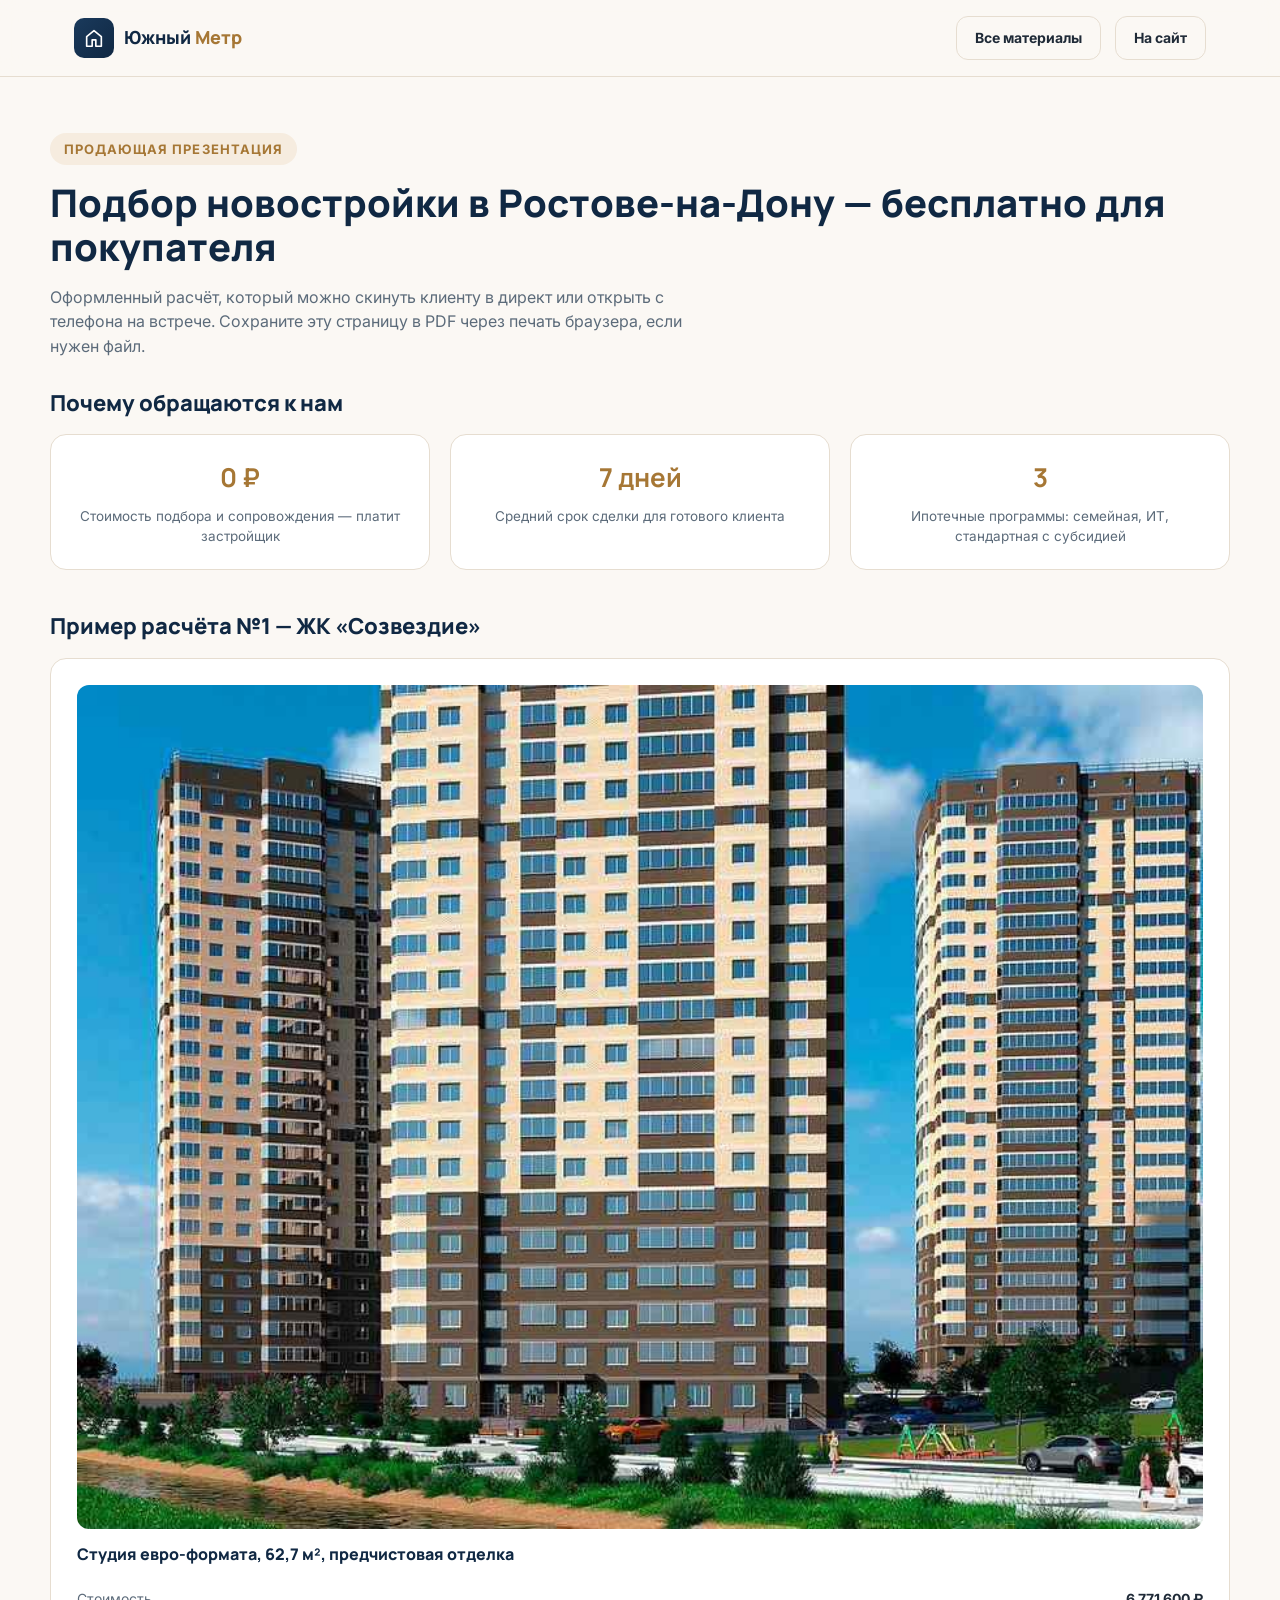
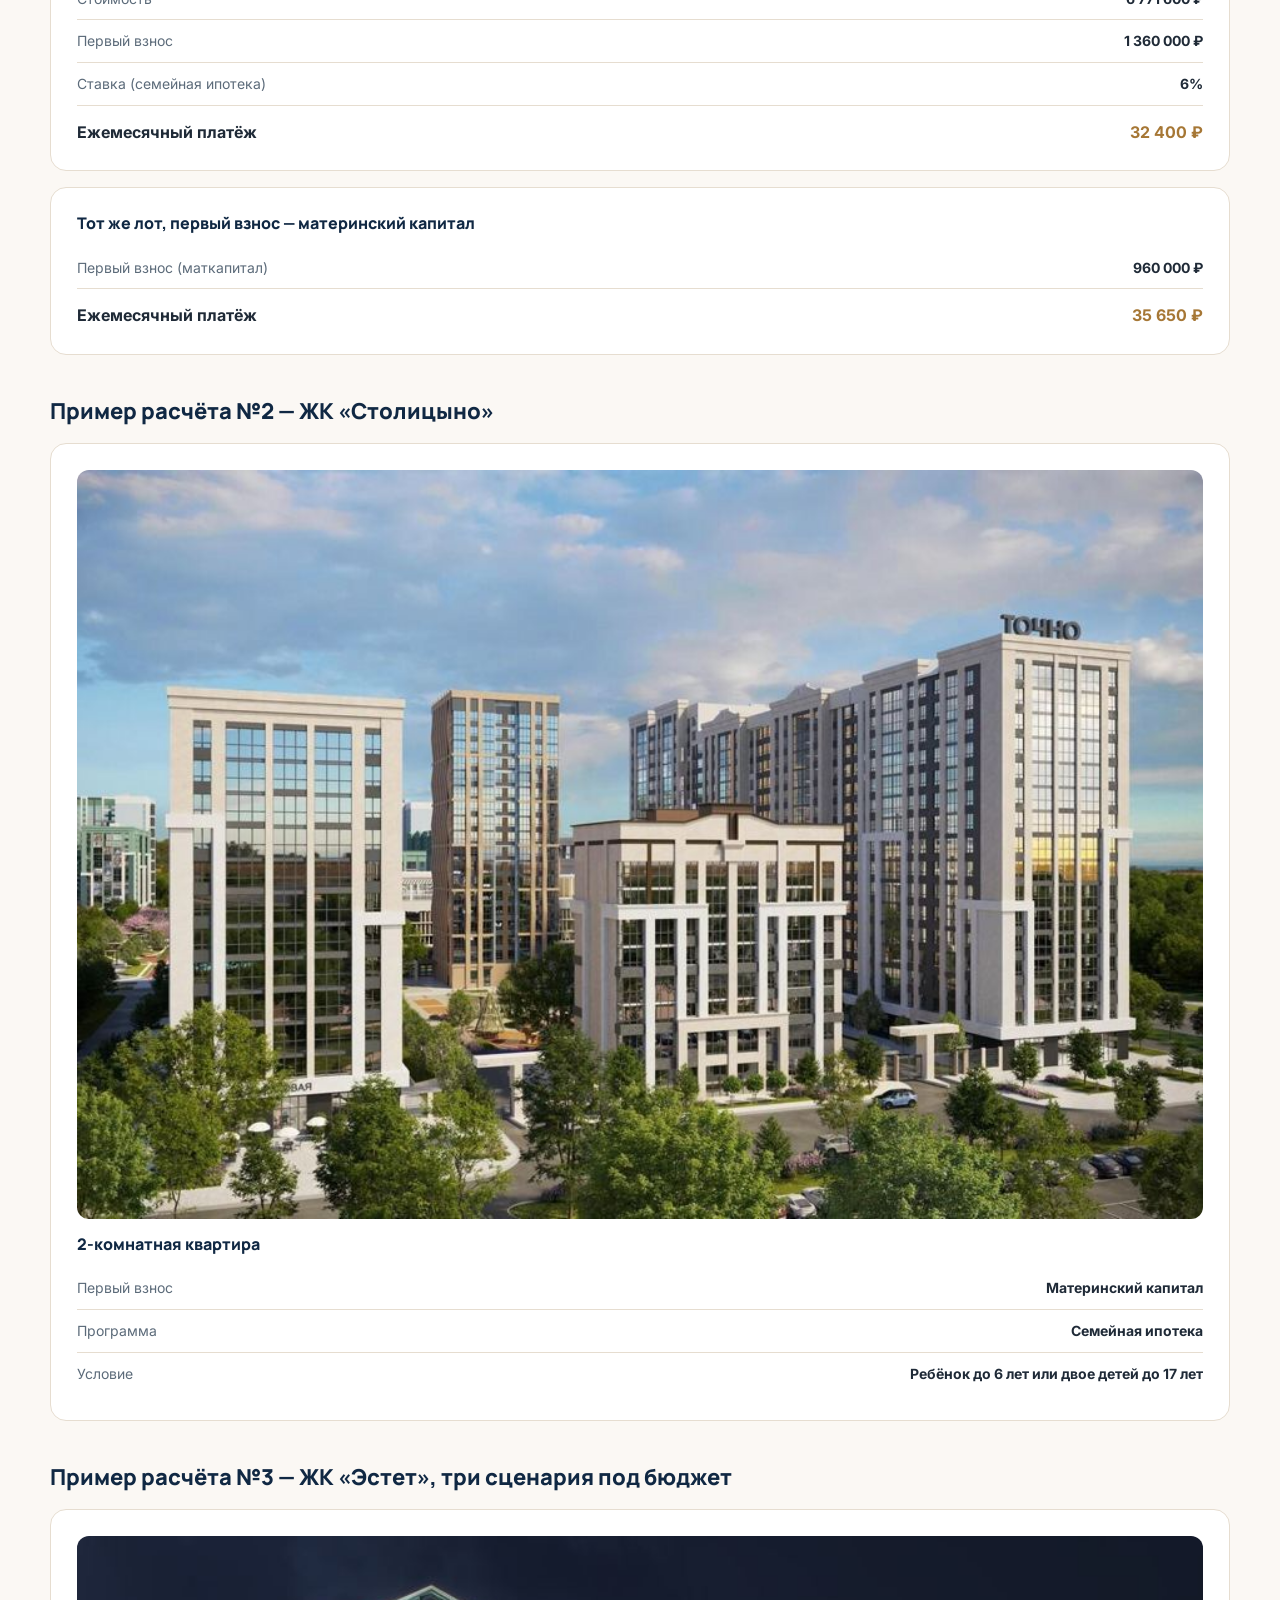
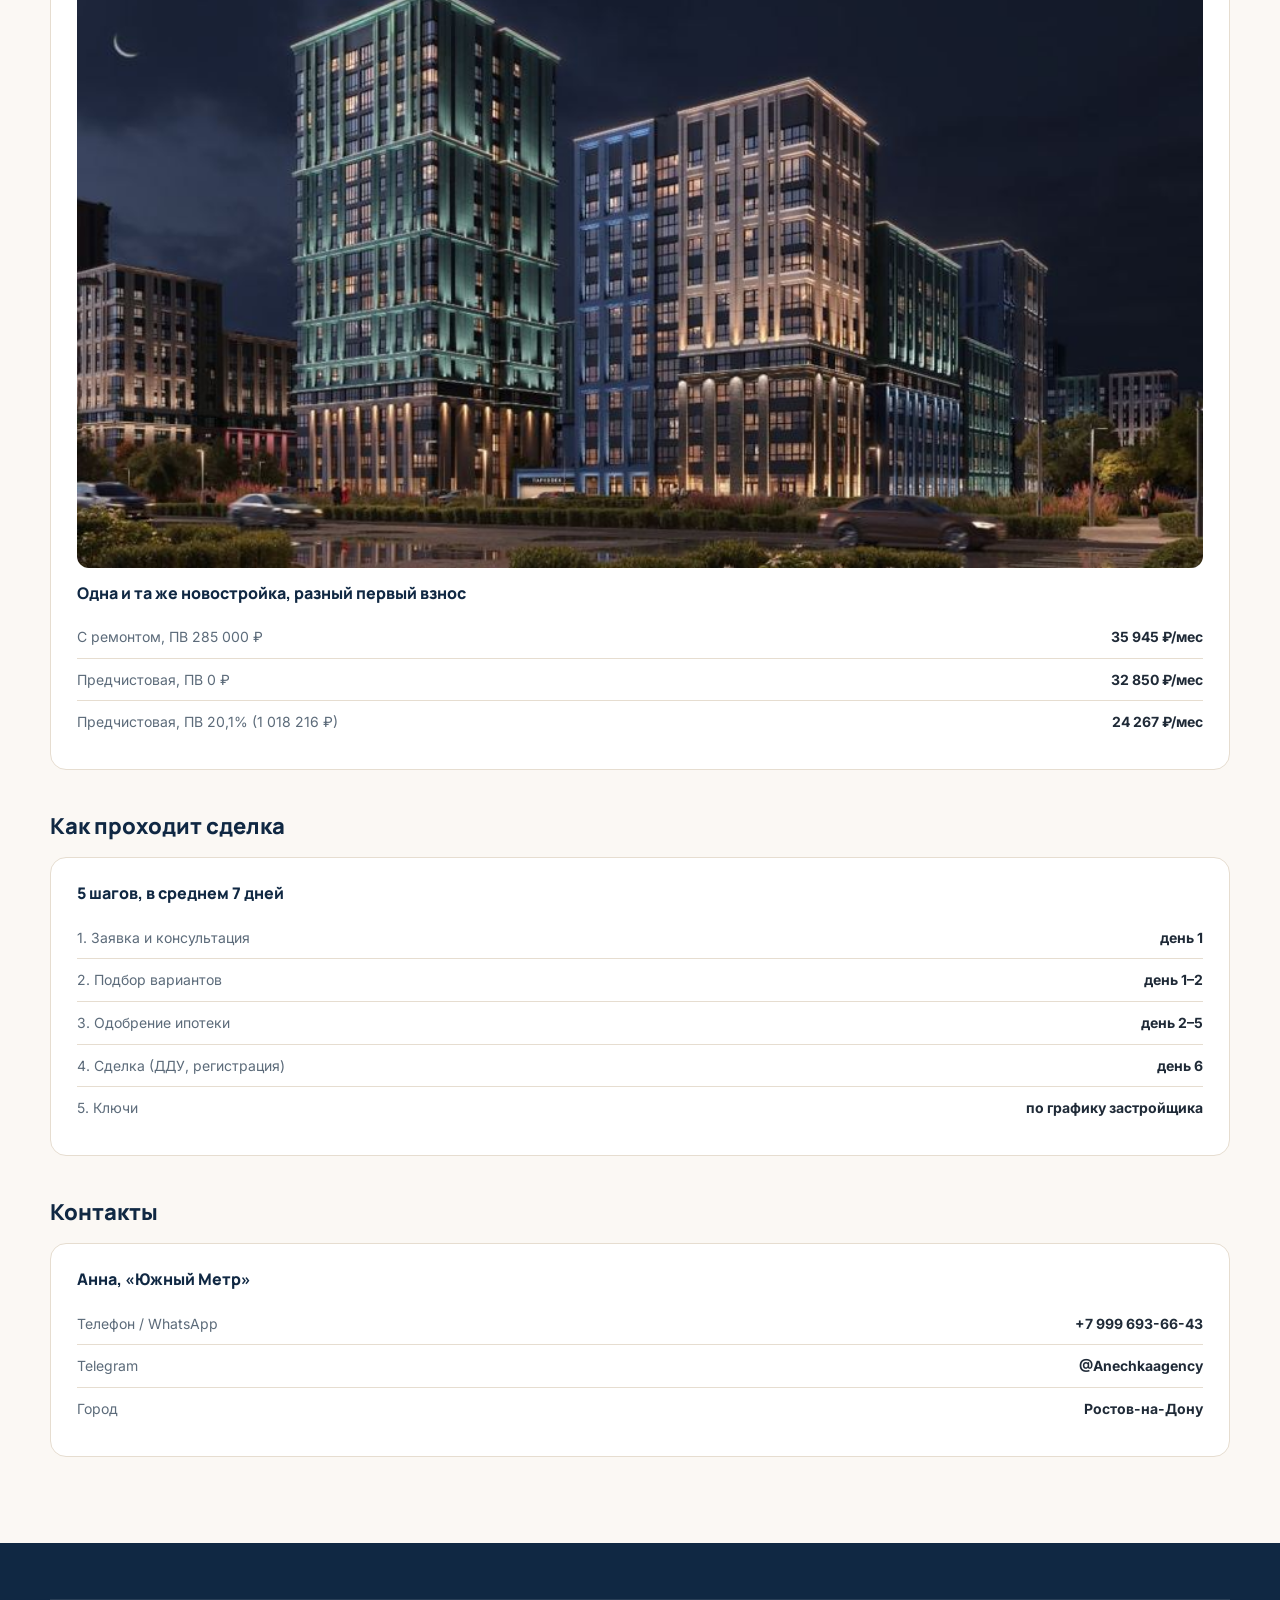
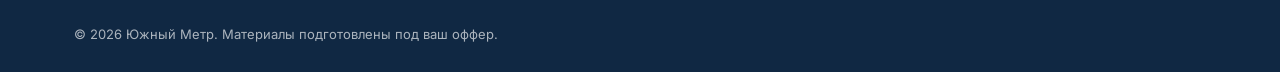
<file: presentation.html>
<!DOCTYPE html>
<html lang="ru">
<head>
<meta charset="UTF-8">
<meta name="viewport" content="width=device-width, initial-scale=1.0">
<title>Презентация — Южный Метр</title>
<link rel="preconnect" href="https://fonts.googleapis.com">
<link rel="preconnect" href="https://fonts.gstatic.com" crossorigin>
<link href="https://fonts.googleapis.com/css2?family=Inter:wght@400;500;600;700;800&family=Manrope:wght@500;600;700;800&display=swap" rel="stylesheet">
<link rel="stylesheet" href="styles.css">
</head>
<body>

<header class="doc-header">
  <div class="container doc-bar">
    <a href="index.html" class="logo">
      <span class="logo__mark"><svg width="22" height="22" viewBox="0 0 24 24" fill="none"><path d="M4 21V10.5L12 4L20 10.5V21H14V14H10V21H4Z" stroke="#fff" stroke-width="1.8" stroke-linejoin="round"/></svg></span>
      <span class="logo__text">Южный <span>Метр</span></span>
    </a>
    <div class="doc-bar__actions">
      <a href="materials.html" class="btn btn--ghost btn--sm">Все материалы</a>
      <a href="index.html" class="btn btn--ghost btn--sm">На сайт</a>
    </div>
  </div>
</header>

<main class="container doc-hero">
  <span class="section__tag">Продающая презентация</span>
  <h1>Подбор новостройки в Ростове-на-Дону — бесплатно для покупателя</h1>
  <p>Оформленный расчёт, который можно скинуть клиенту в директ или открыть с телефона на встрече. Сохраните эту страницу в PDF через печать браузера, если нужен файл.</p>
</main>

<section class="container doc-section">
  <h2>Почему обращаются к нам</h2>
  <div class="usp-grid">
    <div class="usp"><span class="usp__num">0 ₽</span><p>Стоимость подбора и сопровождения — платит застройщик</p></div>
    <div class="usp"><span class="usp__num">7 дней</span><p>Средний срок сделки для готового клиента</p></div>
    <div class="usp"><span class="usp__num">3</span><p>Ипотечные программы: семейная, ИТ, стандартная с субсидией</p></div>
  </div>

  <h2>Пример расчёта №1 — ЖК «Созвездие»</h2>
  <div class="calc-box">
    <img src="img/sozvezdie.jpg" alt="ЖК «Созвездие», Ростов-на-Дону" style="width:100%;border-radius:12px;margin-bottom:16px;">
    <h3>Студия евро-формата, 62,7 м², предчистовая отделка</h3>
    <div class="calc-row"><span>Стоимость</span><b>6 771 600 ₽</b></div>
    <div class="calc-row"><span>Первый взнос</span><b>1 360 000 ₽</b></div>
    <div class="calc-row"><span>Ставка (семейная ипотека)</span><b>6%</b></div>
    <div class="calc-total"><span>Ежемесячный платёж</span><b>32 400 ₽</b></div>
  </div>
  <div class="calc-box">
    <h3>Тот же лот, первый взнос — материнский капитал</h3>
    <div class="calc-row"><span>Первый взнос (маткапитал)</span><b>960 000 ₽</b></div>
    <div class="calc-total"><span>Ежемесячный платёж</span><b>35 650 ₽</b></div>
  </div>

  <h2>Пример расчёта №2 — ЖК «Столицыно»</h2>
  <div class="calc-box">
    <img src="img/stolitsyno.jpg" alt="ЖК «Столицыно», Ростов-на-Дону" style="width:100%;border-radius:12px;margin-bottom:16px;">
    <h3>2-комнатная квартира</h3>
    <div class="calc-row"><span>Первый взнос</span><b>Материнский капитал</b></div>
    <div class="calc-row"><span>Программа</span><b>Семейная ипотека</b></div>
    <div class="calc-row"><span>Условие</span><b>Ребёнок до 6 лет или двое детей до 17 лет</b></div>
  </div>

  <h2>Пример расчёта №3 — ЖК «Эстет», три сценария под бюджет</h2>
  <div class="calc-box">
    <img src="img/estet.jpg" alt="ЖК «Эстет», Ростов-на-Дону" style="width:100%;border-radius:12px;margin-bottom:16px;">
    <h3>Одна и та же новостройка, разный первый взнос</h3>
    <div class="calc-row"><span>С ремонтом, ПВ 285 000 ₽</span><b>35 945 ₽/мес</b></div>
    <div class="calc-row"><span>Предчистовая, ПВ 0 ₽</span><b>32 850 ₽/мес</b></div>
    <div class="calc-row"><span>Предчистовая, ПВ 20,1% (1 018 216 ₽)</span><b>24 267 ₽/мес</b></div>
  </div>

  <h2>Как проходит сделка</h2>
  <div class="calc-box">
    <h3>5 шагов, в среднем 7 дней</h3>
    <div class="calc-row"><span>1. Заявка и консультация</span><b>день 1</b></div>
    <div class="calc-row"><span>2. Подбор вариантов</span><b>день 1–2</b></div>
    <div class="calc-row"><span>3. Одобрение ипотеки</span><b>день 2–5</b></div>
    <div class="calc-row"><span>4. Сделка (ДДУ, регистрация)</span><b>день 6</b></div>
    <div class="calc-row"><span>5. Ключи</span><b>по графику застройщика</b></div>
  </div>

  <h2>Контакты</h2>
  <div class="calc-box">
    <h3>Анна, «Южный Метр»</h3>
    <div class="calc-row"><span>Телефон / WhatsApp</span><b>+7 999 693-66-43</b></div>
    <div class="calc-row"><span>Telegram</span><b>@Anechkaagency</b></div>
    <div class="calc-row"><span>Город</span><b>Ростов-на-Дону</b></div>
  </div>
</section>

<footer class="footer">
  <div class="container footer__bottom">
    <span>© <span id="year"></span> Южный Метр. Материалы подготовлены под ваш оффер.</span>
  </div>
</footer>

<script>document.getElementById('year').textContent = new Date().getFullYear();</script>
</body>
</html>
</file>
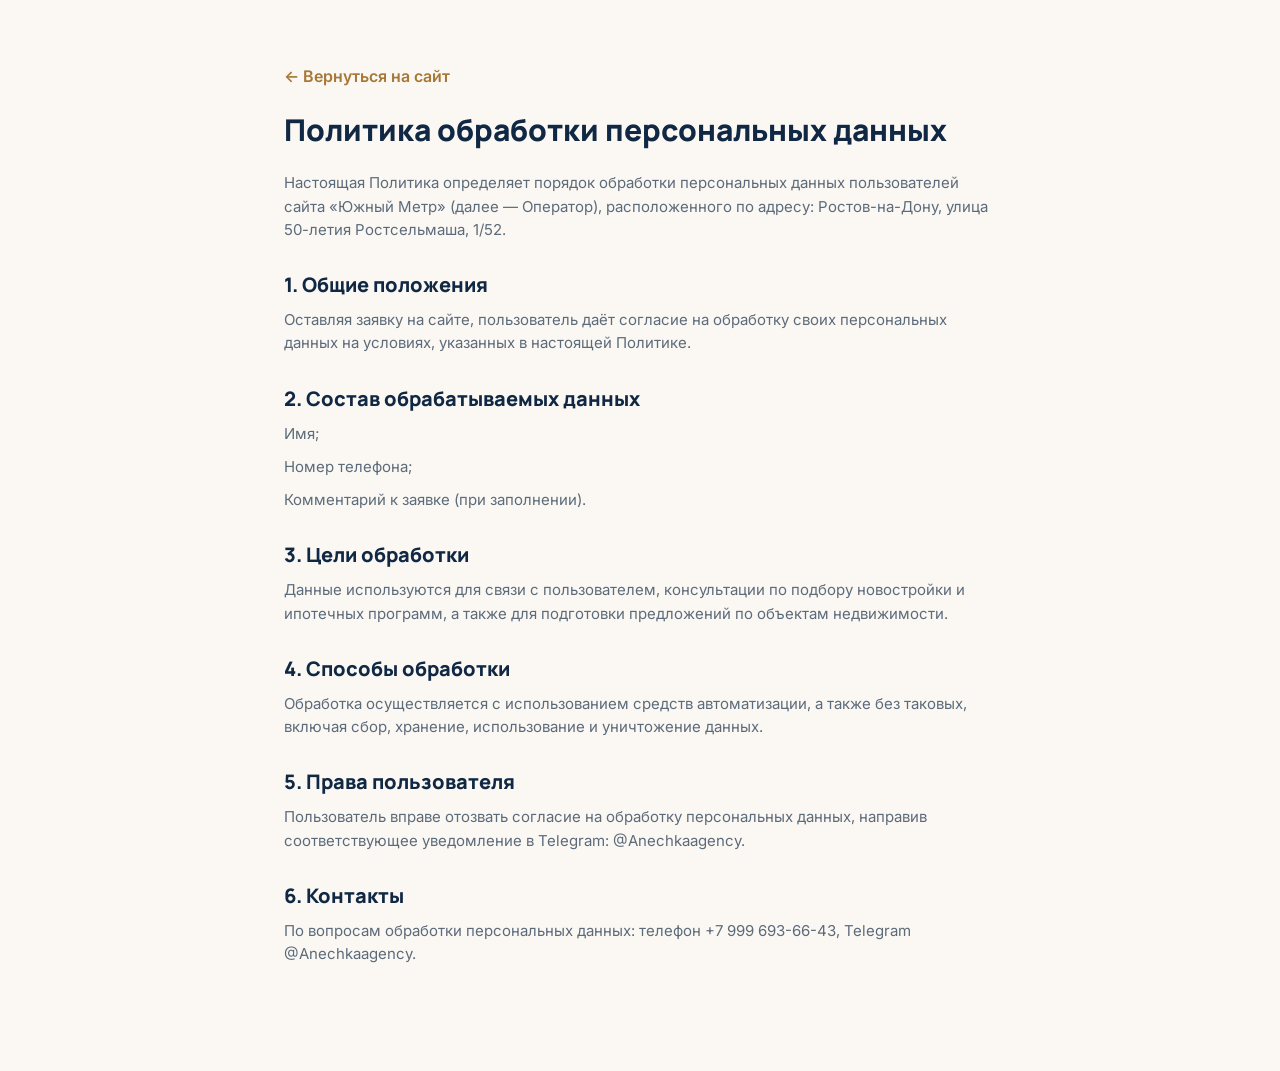
<file: privacy.html>
<!DOCTYPE html>
<html lang="ru">
<head>
<meta charset="UTF-8">
<meta name="viewport" content="width=device-width, initial-scale=1.0">
<title>Политика обработки персональных данных — Южный Метр</title>
<link rel="preconnect" href="https://fonts.googleapis.com">
<link rel="preconnect" href="https://fonts.gstatic.com" crossorigin>
<link href="https://fonts.googleapis.com/css2?family=Inter:wght@400;500;600;700;800&family=Manrope:wght@500;600;700;800&display=swap" rel="stylesheet">
<link rel="stylesheet" href="styles.css">
<style>
  .doc { max-width: 760px; margin: 0 auto; padding: 64px 24px 96px; }
  .doc h1 { font-size: 30px; margin-bottom: 24px; }
  .doc h2 { font-size: 20px; margin: 32px 0 12px; }
  .doc p, .doc li { color: var(--clr-text-muted); font-size: 15px; margin-bottom: 10px; }
  .doc a.back { display:inline-block; margin-bottom: 24px; font-weight:600; color: var(--clr-gold-dark); }
</style>
</head>
<body>
<div class="doc">
  <a href="index.html" class="back">← Вернуться на сайт</a>
  <h1>Политика обработки персональных данных</h1>
  <p>Настоящая Политика определяет порядок обработки персональных данных пользователей сайта «Южный Метр» (далее — Оператор), расположенного по адресу: Ростов-на-Дону, улица 50-летия Ростсельмаша, 1/52.</p>

  <h2>1. Общие положения</h2>
  <p>Оставляя заявку на сайте, пользователь даёт согласие на обработку своих персональных данных на условиях, указанных в настоящей Политике.</p>

  <h2>2. Состав обрабатываемых данных</h2>
  <ul>
    <li>Имя;</li>
    <li>Номер телефона;</li>
    <li>Комментарий к заявке (при заполнении).</li>
  </ul>

  <h2>3. Цели обработки</h2>
  <p>Данные используются для связи с пользователем, консультации по подбору новостройки и ипотечных программ, а также для подготовки предложений по объектам недвижимости.</p>

  <h2>4. Способы обработки</h2>
  <p>Обработка осуществляется с использованием средств автоматизации, а также без таковых, включая сбор, хранение, использование и уничтожение данных.</p>

  <h2>5. Права пользователя</h2>
  <p>Пользователь вправе отозвать согласие на обработку персональных данных, направив соответствующее уведомление в Telegram: @Anechkaagency.</p>

  <h2>6. Контакты</h2>
  <p>По вопросам обработки персональных данных: телефон +7 999 693-66-43, Telegram @Anechkaagency.</p>
</div>
</body>
</html>
</file>
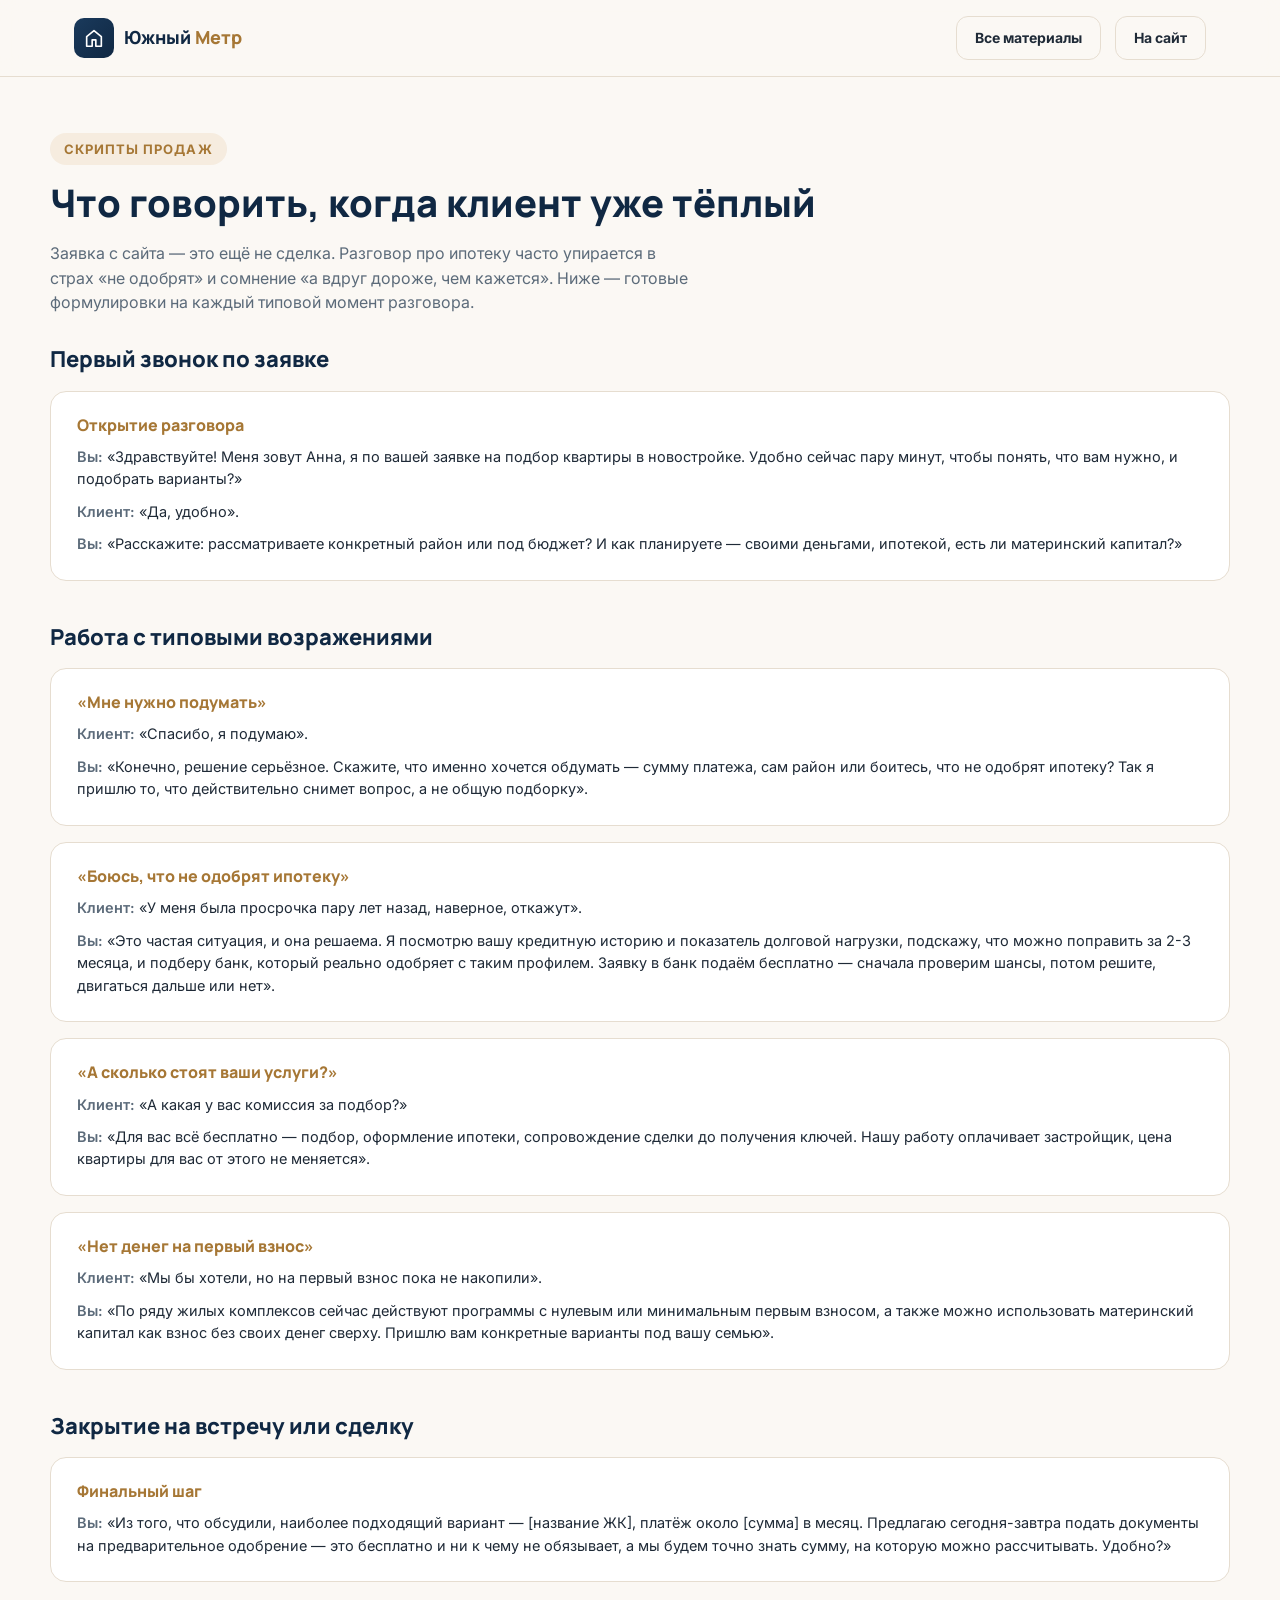
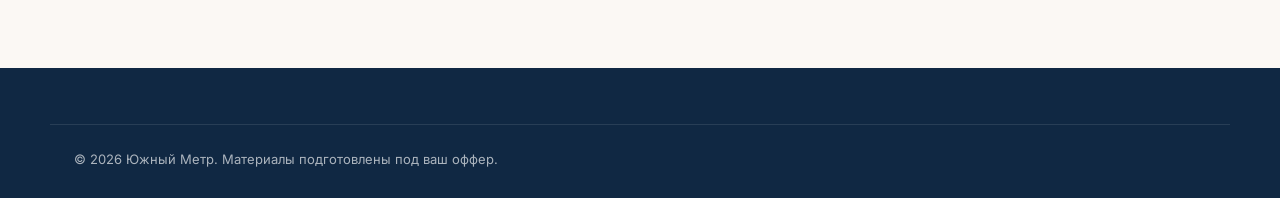
<file: scripts.html>
<!DOCTYPE html>
<html lang="ru">
<head>
<meta charset="UTF-8">
<meta name="viewport" content="width=device-width, initial-scale=1.0">
<title>Скрипты продаж — Южный Метр</title>
<link rel="preconnect" href="https://fonts.googleapis.com">
<link rel="preconnect" href="https://fonts.gstatic.com" crossorigin>
<link href="https://fonts.googleapis.com/css2?family=Inter:wght@400;500;600;700;800&family=Manrope:wght@500;600;700;800&display=swap" rel="stylesheet">
<link rel="stylesheet" href="styles.css">
</head>
<body>

<header class="doc-header">
  <div class="container doc-bar">
    <a href="index.html" class="logo">
      <span class="logo__mark"><svg width="22" height="22" viewBox="0 0 24 24" fill="none"><path d="M4 21V10.5L12 4L20 10.5V21H14V14H10V21H4Z" stroke="#fff" stroke-width="1.8" stroke-linejoin="round"/></svg></span>
      <span class="logo__text">Южный <span>Метр</span></span>
    </a>
    <div class="doc-bar__actions">
      <a href="materials.html" class="btn btn--ghost btn--sm">Все материалы</a>
      <a href="index.html" class="btn btn--ghost btn--sm">На сайт</a>
    </div>
  </div>
</header>

<main class="container doc-hero">
  <span class="section__tag">Скрипты продаж</span>
  <h1>Что говорить, когда клиент уже тёплый</h1>
  <p>Заявка с сайта — это ещё не сделка. Разговор про ипотеку часто упирается в страх «не одобрят» и сомнение «а вдруг дороже, чем кажется». Ниже — готовые формулировки на каждый типовой момент разговора.</p>
</main>

<section class="container doc-section">
  <h2>Первый звонок по заявке</h2>
  <div class="script-block">
    <h3>Открытие разговора</h3>
    <p><span class="who">Вы:</span> «Здравствуйте! Меня зовут Анна, я по вашей заявке на подбор квартиры в новостройке. Удобно сейчас пару минут, чтобы понять, что вам нужно, и подобрать варианты?»</p>
    <p><span class="who">Клиент:</span> «Да, удобно».</p>
    <p><span class="who">Вы:</span> «Расскажите: рассматриваете конкретный район или под бюджет? И как планируете — своими деньгами, ипотекой, есть ли материнский капитал?»</p>
  </div>

  <h2>Работа с типовыми возражениями</h2>
  <div class="script-block">
    <h3>«Мне нужно подумать»</h3>
    <p><span class="who">Клиент:</span> «Спасибо, я подумаю».</p>
    <p><span class="who">Вы:</span> «Конечно, решение серьёзное. Скажите, что именно хочется обдумать — сумму платежа, сам район или боитесь, что не одобрят ипотеку? Так я пришлю то, что действительно снимет вопрос, а не общую подборку».</p>
  </div>
  <div class="script-block">
    <h3>«Боюсь, что не одобрят ипотеку»</h3>
    <p><span class="who">Клиент:</span> «У меня была просрочка пару лет назад, наверное, откажут».</p>
    <p><span class="who">Вы:</span> «Это частая ситуация, и она решаема. Я посмотрю вашу кредитную историю и показатель долговой нагрузки, подскажу, что можно поправить за 2-3 месяца, и подберу банк, который реально одобряет с таким профилем. Заявку в банк подаём бесплатно — сначала проверим шансы, потом решите, двигаться дальше или нет».</p>
  </div>
  <div class="script-block">
    <h3>«А сколько стоят ваши услуги?»</h3>
    <p><span class="who">Клиент:</span> «А какая у вас комиссия за подбор?»</p>
    <p><span class="who">Вы:</span> «Для вас всё бесплатно — подбор, оформление ипотеки, сопровождение сделки до получения ключей. Нашу работу оплачивает застройщик, цена квартиры для вас от этого не меняется».</p>
  </div>
  <div class="script-block">
    <h3>«Нет денег на первый взнос»</h3>
    <p><span class="who">Клиент:</span> «Мы бы хотели, но на первый взнос пока не накопили».</p>
    <p><span class="who">Вы:</span> «По ряду жилых комплексов сейчас действуют программы с нулевым или минимальным первым взносом, а также можно использовать материнский капитал как взнос без своих денег сверху. Пришлю вам конкретные варианты под вашу семью».</p>
  </div>

  <h2>Закрытие на встречу или сделку</h2>
  <div class="script-block">
    <h3>Финальный шаг</h3>
    <p><span class="who">Вы:</span> «Из того, что обсудили, наиболее подходящий вариант — [название ЖК], платёж около [сумма] в месяц. Предлагаю сегодня-завтра подать документы на предварительное одобрение — это бесплатно и ни к чему не обязывает, а мы будем точно знать сумму, на которую можно рассчитывать. Удобно?»</p>
  </div>
</section>

<footer class="footer">
  <div class="container footer__bottom">
    <span>© <span id="year"></span> Южный Метр. Материалы подготовлены под ваш оффер.</span>
  </div>
</footer>

<script>document.getElementById('year').textContent = new Date().getFullYear();</script>
</body>
</html>
</file>
<file: styles.css>
:root {
  --clr-bg: #fbf8f4;
  --clr-bg-alt: #f3ede4;
  --clr-surface: #ffffff;
  --clr-navy: #1a3a5c;
  --clr-navy-dark: #102843;
  --clr-gold: #c9974a;
  --clr-gold-dark: #a67735;
  --clr-text: #1f2a37;
  --clr-text-muted: #5c6b7a;
  --clr-border: #e6ddd0;
  --radius: 16px;
  --shadow: 0 12px 32px rgba(26, 58, 92, 0.08);
  --font-head: 'Manrope', sans-serif;
  --font-body: 'Inter', sans-serif;
}

* { box-sizing: border-box; margin: 0; padding: 0; }
html { scroll-behavior: smooth; }
body {
  font-family: var(--font-body);
  background: var(--clr-bg);
  color: var(--clr-text);
  line-height: 1.55;
  -webkit-font-smoothing: antialiased;
}
img { max-width: 100%; display: block; }
a { color: inherit; text-decoration: none; }
ul { list-style: none; }
h1, h2, h3, h4 { font-family: var(--font-head); font-weight: 800; color: var(--clr-navy-dark); line-height: 1.15; }
.container { max-width: 1180px; margin: 0 auto; padding: 0 24px; }
section { padding: 96px 0; }
.section__tag {
  display: inline-block;
  font-size: 13px;
  font-weight: 700;
  letter-spacing: 0.08em;
  text-transform: uppercase;
  color: var(--clr-gold-dark);
  background: rgba(201, 151, 74, 0.12);
  padding: 6px 14px;
  border-radius: 999px;
  margin-bottom: 16px;
}
.section__head { max-width: 640px; margin-bottom: 56px; }
.section__head h2 { font-size: clamp(28px, 3.4vw, 40px); margin-bottom: 14px; }
.section__head p { color: var(--clr-text-muted); font-size: 17px; }
.btn {
  display: inline-flex;
  align-items: center;
  justify-content: center;
  gap: 8px;
  padding: 15px 30px;
  border-radius: 12px;
  font-weight: 700;
  font-size: 15px;
  cursor: pointer;
  border: none;
  transition: transform 0.15s ease, box-shadow 0.15s ease, background 0.15s ease;
  white-space: nowrap;
}
.btn--primary { background: var(--clr-gold); color: #fff; box-shadow: 0 10px 24px rgba(201, 151, 74, 0.35); }
.btn--primary:hover { background: var(--clr-gold-dark); transform: translateY(-2px); }
.btn--outline { background: transparent; color: var(--clr-navy); border: 1.5px solid var(--clr-navy); }
.btn--outline:hover { background: var(--clr-navy); color: #fff; }
.btn--block { width: 100%; }
.btn--ghost { background: transparent; border: 1.5px solid var(--clr-border); color: var(--clr-text); }
.btn--ghost:hover { border-color: var(--clr-gold); }
.btn--sm { padding: 10px 18px; font-size: 14px; }

/* ===== HEADER ===== */
.header {
  position: sticky;
  top: 0;
  z-index: 100;
  background: rgba(251, 248, 244, 0.9);
  backdrop-filter: blur(10px);
  border-bottom: 1px solid transparent;
  transition: border-color 0.2s ease, box-shadow 0.2s ease;
}
.header.scrolled { border-color: var(--clr-border); box-shadow: 0 4px 20px rgba(26,58,92,0.06); }
.header__inner {
  display: flex;
  align-items: center;
  justify-content: space-between;
  gap: 24px;
  min-width: 0;
  padding: 16px 0;
}
.logo { display: flex; align-items: center; gap: 10px; flex-shrink: 0; }
.logo__mark {
  width: 40px; height: 40px; border-radius: 10px;
  background: linear-gradient(135deg, var(--clr-navy), var(--clr-navy-dark));
  display: flex; align-items: center; justify-content: center;
  flex-shrink: 0;
}
.logo__text { font-family: var(--font-head); font-weight: 800; font-size: 18px; color: var(--clr-navy-dark); }
.logo__text span { color: var(--clr-gold-dark); }
.nav { display: flex; align-items: center; gap: 28px; }
.nav a { font-size: 15px; font-weight: 600; color: var(--clr-text); white-space: nowrap; transition: color 0.15s; }
.nav a:hover { color: var(--clr-gold-dark); }
.header__actions { display: flex; align-items: center; gap: 18px; flex-shrink: 0; }
.header__phone { display: flex; align-items: center; gap: 8px; font-weight: 700; font-size: 15px; color: var(--clr-navy-dark); white-space: nowrap; }
.burger {
  display: none; flex-direction: column; justify-content: center; gap: 5px;
  width: 40px; height: 40px; border: none; background: transparent; cursor: pointer; flex-shrink: 0;
}
.burger span { width: 22px; height: 2px; background: var(--clr-navy-dark); transition: 0.2s; }
.burger.is-open span:nth-child(1) { transform: translateY(7px) rotate(45deg); }
.burger.is-open span:nth-child(2) { opacity: 0; }
.burger.is-open span:nth-child(3) { transform: translateY(-7px) rotate(-45deg); }

/* ===== HERO ===== */
.hero { padding: 72px 0 96px; overflow: hidden; }
.hero__inner { display: grid; grid-template-columns: 1.05fr 0.95fr; gap: 56px; align-items: center; }
.hero__badge {
  display: inline-flex; align-items: center; gap: 8px;
  background: var(--clr-surface); border: 1px solid var(--clr-border);
  padding: 8px 16px; border-radius: 999px; font-size: 13px; font-weight: 700;
  color: var(--clr-navy); margin-bottom: 24px; box-shadow: var(--shadow);
}
.hero h1 { font-size: clamp(34px, 4.6vw, 56px); margin-bottom: 20px; }
.hero h1 em { font-style: normal; color: var(--clr-gold-dark); }
.hero p.lead { font-size: 18px; color: var(--clr-text-muted); margin-bottom: 32px; max-width: 520px; }
.hero__ctas { display: flex; gap: 14px; margin-bottom: 44px; flex-wrap: wrap; }
.hero__stats { display: grid; grid-template-columns: repeat(4, auto); gap: 28px; }
.hero__stat b { display: block; font-family: var(--font-head); font-size: 28px; font-weight: 800; color: var(--clr-navy-dark); }
.hero__stat span { font-size: 13px; color: var(--clr-text-muted); }
.hero__card {
  background: var(--clr-surface); border-radius: 24px; box-shadow: var(--shadow);
  overflow: hidden; border: 1px solid var(--clr-border);
}
.hero__card img { width: 100%; height: 280px; object-fit: cover; }
.hero__card-body { padding: 24px; }
.hero__card-row { display: flex; justify-content: space-between; align-items: center; margin-bottom: 12px; }
.hero__card-row:last-child { margin-bottom: 0; }
.hero__card-row .label { font-size: 13px; color: var(--clr-text-muted); }
.hero__card-row .value { font-weight: 700; color: var(--clr-navy-dark); }
.hero__card-tag {
  display: inline-block; background: rgba(201,151,74,0.14); color: var(--clr-gold-dark);
  font-size: 12px; font-weight: 700; padding: 4px 10px; border-radius: 999px; margin-bottom: 10px;
}

/* ===== ADVANTAGES ===== */
.adv-grid { display: grid; grid-template-columns: repeat(3, 1fr); gap: 24px; }
.adv {
  background: var(--clr-surface); border: 1px solid var(--clr-border); border-radius: var(--radius);
  padding: 32px 28px; opacity: 0; transform: translateY(16px); transition: opacity 0.5s ease, transform 0.5s ease;
}
.adv.is-visible { opacity: 1; transform: none; }
.adv__icon {
  width: 52px; height: 52px; border-radius: 14px; background: rgba(26,58,92,0.08);
  display: flex; align-items: center; justify-content: center; margin-bottom: 18px;
}
.adv h3 { font-size: 19px; margin-bottom: 10px; }
.adv p { color: var(--clr-text-muted); font-size: 15px; }

/* ===== SERVICES ===== */
.srv-grid { display: grid; grid-template-columns: repeat(3, 1fr); gap: 24px; }
.srv {
  background: var(--clr-bg-alt); border-radius: var(--radius); padding: 30px 26px;
  opacity: 0; transform: translateY(16px); transition: opacity 0.5s ease, transform 0.5s ease;
  border: 1px solid transparent;
}
.srv.is-visible { opacity: 1; transform: none; }
.srv:hover { border-color: var(--clr-gold); background: var(--clr-surface); box-shadow: var(--shadow); }
.srv__icon { width: 46px; height: 46px; border-radius: 12px; background: var(--clr-navy-dark); display: flex; align-items: center; justify-content: center; margin-bottom: 16px; }
.srv h3 { font-size: 18px; margin-bottom: 8px; }
.srv p { color: var(--clr-text-muted); font-size: 14.5px; margin-bottom: 14px; }
.srv__price { font-weight: 700; color: var(--clr-gold-dark); font-size: 14px; }

/* ===== CALC / EXAMPLES ===== */
.calc-grid { display: grid; grid-template-columns: repeat(3, 1fr); gap: 24px; }
.calc {
  background: var(--clr-surface); border: 1px solid var(--clr-border); border-radius: var(--radius);
  overflow: hidden; opacity: 0; transform: translateY(16px); transition: opacity 0.5s ease, transform 0.5s ease;
}
.calc.is-visible { opacity: 1; transform: none; }
.calc__img { width: 100%; height: 160px; object-fit: cover; display: block; }
.calc__head { background: var(--clr-navy-dark); color: #fff; padding: 20px 24px; }
.calc__head span { font-size: 12px; text-transform: uppercase; letter-spacing: 0.06em; opacity: 0.7; }
.calc__head h3 { color: #fff; font-size: 19px; margin-top: 4px; }
.calc__body { padding: 22px 24px; }
.calc__row { display: flex; justify-content: space-between; padding: 10px 0; border-bottom: 1px dashed var(--clr-border); font-size: 14.5px; }
.calc__row:last-child { border-bottom: none; }
.calc__row b { color: var(--clr-navy-dark); }
.calc__note { margin-top: 14px; font-size: 13px; color: var(--clr-gold-dark); font-weight: 600; }

/* ===== PROCESS ===== */
.process { background: var(--clr-navy-dark); color: #fff; }
.process .section__head h2, .process .section__head p { color: #fff; }
.process .section__head p { opacity: 0.75; }
.process .section__tag { background: rgba(255,255,255,0.12); color: #e8c98a; }
.steps { display: grid; grid-template-columns: repeat(5, 1fr); gap: 20px; }
.step { opacity: 0; transform: translateY(16px); transition: opacity 0.5s ease, transform 0.5s ease; }
.step.is-visible { opacity: 1; transform: none; }
.step__num { font-family: var(--font-head); font-size: 34px; font-weight: 800; color: var(--clr-gold); margin-bottom: 14px; }
.step h3 { color: #fff; font-size: 16.5px; margin-bottom: 8px; }
.step p { color: rgba(255,255,255,0.65); font-size: 14px; }

/* ===== OBJECTS / CASES ===== */
.objects-grid { display: grid; grid-template-columns: repeat(3, 1fr); gap: 24px; }
.object {
  background: var(--clr-surface); border-radius: var(--radius); overflow: hidden; box-shadow: var(--shadow);
  opacity: 0; transform: translateY(16px); transition: opacity 0.5s ease, transform 0.5s ease;
}
.object.is-visible { opacity: 1; transform: none; }
.object img { height: 200px; object-fit: cover; }
.object__body { padding: 22px 24px; }
.object__body h3 { font-size: 17px; margin-bottom: 10px; }
.object__meta { display: flex; justify-content: space-between; font-size: 13.5px; color: var(--clr-text-muted); margin-bottom: 8px; }
.object__meta b { color: var(--clr-navy-dark); }

.reviews-grid { display: grid; grid-template-columns: repeat(3, 1fr); gap: 24px; margin-top: 40px; }
.review {
  background: var(--clr-bg-alt); border-radius: var(--radius); padding: 26px;
  opacity: 0; transform: translateY(16px); transition: opacity 0.5s ease, transform 0.5s ease;
}
.review.is-visible { opacity: 1; transform: none; }
.review__stars { color: var(--clr-gold); margin-bottom: 12px; font-size: 15px; }
.review p { font-size: 14.5px; color: var(--clr-text); margin-bottom: 16px; }
.review__author { display: flex; align-items: center; gap: 10px; }
.review__avatar { width: 38px; height: 38px; border-radius: 50%; background: var(--clr-navy); color: #fff; display: flex; align-items: center; justify-content: center; font-weight: 700; font-size: 13px; }
.review__author b { display: block; font-size: 14px; color: var(--clr-navy-dark); }
.review__author span { font-size: 12.5px; color: var(--clr-text-muted); }

/* ===== FAQ ===== */
.faq { max-width: 820px; margin: 0 auto; }
.faq__item {
  background: var(--clr-surface); border: 1px solid var(--clr-border); border-radius: 14px;
  margin-bottom: 14px; overflow: hidden; opacity: 0; transform: translateY(12px); transition: opacity 0.5s ease, transform 0.5s ease;
}
.faq__item.is-visible { opacity: 1; transform: none; }
.faq__item summary {
  padding: 20px 24px; font-weight: 700; font-size: 15.5px; cursor: pointer; list-style: none;
  display: flex; justify-content: space-between; align-items: center; color: var(--clr-navy-dark);
}
.faq__item summary::-webkit-details-marker { display: none; }
.faq__item summary::after { content: '+'; font-size: 22px; color: var(--clr-gold-dark); transition: transform 0.2s; }
.faq__item[open] summary::after { transform: rotate(45deg); }
.faq__item p { padding: 0 24px 20px; color: var(--clr-text-muted); font-size: 14.5px; }

/* ===== FORM ===== */
.form-section { background: var(--clr-bg-alt); }
.form-grid { display: grid; grid-template-columns: 1fr 1fr; gap: 40px; align-items: start; }
.form {
  background: var(--clr-surface); border-radius: 20px; padding: 40px; box-shadow: var(--shadow);
  opacity: 0; transform: translateY(16px); transition: opacity 0.5s ease, transform 0.5s ease;
}
.form.is-visible { opacity: 1; transform: none; }
.form h3 { font-size: 22px; margin-bottom: 8px; }
.form > p { color: var(--clr-text-muted); font-size: 14.5px; margin-bottom: 24px; }
.field { margin-bottom: 16px; }
.field label { display: block; font-size: 13.5px; font-weight: 600; margin-bottom: 6px; color: var(--clr-navy-dark); }
.field input, .field select, .field textarea {
  width: 100%; padding: 13px 16px; border: 1.5px solid var(--clr-border); border-radius: 10px;
  font-family: var(--font-body); font-size: 15px; background: var(--clr-bg); transition: border-color 0.15s;
}
.field input:focus, .field select:focus, .field textarea:focus { outline: none; border-color: var(--clr-gold); }
.form small { display: block; margin-top: 14px; font-size: 12px; color: var(--clr-text-muted); }
.map-wrap { border-radius: 20px; overflow: hidden; box-shadow: var(--shadow); border: 1px solid var(--clr-border); height: 100%; min-height: 420px; }
.map-wrap iframe { width: 100%; height: 100%; min-height: 420px; border: 0; }

/* ===== CONTACTS / FOOTER ===== */
.contacts-grid { display: grid; grid-template-columns: repeat(3, 1fr); gap: 24px; margin-bottom: 64px; }
.contact-card {
  background: var(--clr-surface); border: 1px solid var(--clr-border); border-radius: var(--radius);
  padding: 26px; text-align: center; opacity: 0; transform: translateY(16px); transition: opacity 0.5s ease, transform 0.5s ease;
}
.contact-card.is-visible { opacity: 1; transform: none; }
.contact-card__icon { width: 48px; height: 48px; border-radius: 12px; background: rgba(26,58,92,0.08); display: flex; align-items: center; justify-content: center; margin: 0 auto 14px; }
.contact-card b { display: block; font-size: 15px; margin-bottom: 4px; color: var(--clr-navy-dark); }
.contact-card span { font-size: 13.5px; color: var(--clr-text-muted); }

.footer { background: var(--clr-navy-dark); color: rgba(255,255,255,0.65); padding: 56px 0 28px; }
.footer__top { display: flex; justify-content: space-between; align-items: flex-start; flex-wrap: wrap; gap: 32px; margin-bottom: 40px; }
.footer .logo__text { color: #fff; }
.footer .logo__text span { color: var(--clr-gold); }
.footer__nav { display: flex; gap: 28px; flex-wrap: wrap; }
.footer__nav a { font-size: 14px; color: rgba(255,255,255,0.65); }
.footer__nav a:hover { color: #fff; }
.footer__bottom { display: flex; justify-content: space-between; flex-wrap: wrap; gap: 12px; padding-top: 24px; border-top: 1px solid rgba(255,255,255,0.1); font-size: 13px; }
.footer__bottom a { color: rgba(255,255,255,0.65); }
.footer__bottom a:hover { color: #fff; }

/* ===== FAB ===== */
.fab { position: fixed; right: 24px; bottom: 24px; display: flex; flex-direction: column; gap: 12px; z-index: 90; }
.fab a {
  width: 54px; height: 54px; border-radius: 50%; display: flex; align-items: center; justify-content: center;
  box-shadow: 0 8px 24px rgba(26,58,92,0.28); transition: transform 0.15s;
}
.fab a:hover { transform: scale(1.08); }
.fab__tg { background: #229ED9; }
.fab__wa { background: #25D366; }

/* ===== REVEAL ===== */
.reveal { }

/* ===== RESPONSIVE ===== */
@media (max-width: 1180px) {
  .nav { gap: 18px; }
  .nav a { font-size: 14px; }
}
@media (max-width: 1100px) {
  .nav { display: none; position: absolute; top: 100%; left: 0; right: 0; background: var(--clr-surface); flex-direction: column; padding: 20px 24px; gap: 4px; border-bottom: 1px solid var(--clr-border); box-shadow: var(--shadow); }
  .nav.is-open { display: flex; }
  .nav a { padding: 12px 0; width: 100%; border-bottom: 1px solid var(--clr-border); }
  .nav a:last-child { border-bottom: none; }
  .burger { display: flex; }
  .hero__inner { grid-template-columns: 1fr; }
  .hero__card { max-width: 480px; }
  .adv-grid, .srv-grid, .calc-grid, .objects-grid, .reviews-grid { grid-template-columns: repeat(2, 1fr); }
  .steps { grid-template-columns: repeat(3, 1fr); }
  .form-grid { grid-template-columns: 1fr; }
  .contacts-grid { grid-template-columns: 1fr; }
}
@media (max-width: 900px) {
  section { padding: 72px 0; }
  .hero__stats { grid-template-columns: repeat(2, 1fr); }
  .adv-grid, .srv-grid, .calc-grid, .objects-grid, .reviews-grid { grid-template-columns: 1fr; }
  .steps { grid-template-columns: repeat(2, 1fr); }
}
@media (max-width: 560px) {
  .header__phone span.txt { display: none; }
  .hero__ctas { flex-direction: column; }
  .hero__ctas .btn { width: 100%; }
  .steps { grid-template-columns: 1fr; }
}
@media (max-width: 380px) {
  .logo__text .suffix { display: none; }
}

/* ===== DOC PAGES (materials, scripts, presentation, outreach) ===== */
.doc-header { position: sticky; top: 0; z-index: 100; background: rgba(251,248,244,0.92); backdrop-filter: blur(12px); border-bottom: 1px solid var(--clr-border); }
.doc-bar { display: flex; align-items: center; justify-content: space-between; gap: 24px; height: 76px; }
.doc-bar__actions { display: flex; align-items: center; gap: 14px; }
.doc-hero { padding: 56px 0 32px; }
.doc-hero .section__tag { margin-bottom: 16px; }
.doc-hero h1 { font-size: clamp(28px, 3.6vw, 38px); margin-bottom: 16px; }
.doc-hero p { color: var(--clr-text-muted); font-size: 16px; max-width: 640px; }
.doc-section { padding: 0 0 70px; }
.doc-section h2 { font-size: 22px; margin: 0 0 18px; }
.doc-section h2:not(:first-child) { margin-top: 44px; }

.script-block { background: var(--clr-surface); border: 1px solid var(--clr-border); border-radius: var(--radius); padding: 24px 26px; margin-bottom: 16px; }
.script-block h3 { font-size: 16px; margin-bottom: 12px; color: var(--clr-gold-dark); font-family: var(--font-head); }
.script-block p { color: var(--clr-text); font-size: 14.5px; margin-bottom: 10px; }
.script-block p:last-child { margin-bottom: 0; }
.script-block .who { color: var(--clr-text-muted); font-weight: 600; }

.material-grid { display: grid; grid-template-columns: repeat(3, 1fr); gap: 24px; margin-top: 8px; }
.material-card { background: var(--clr-surface); border: 1px solid var(--clr-border); border-radius: var(--radius); padding: 28px; display: flex; flex-direction: column; gap: 14px; }
.material-card__icon { margin-bottom: 4px; }
.material-card h3 { font-size: 18px; }
.material-card p { color: var(--clr-text-muted); font-size: 14px; flex-grow: 1; }

.calc-box { background: var(--clr-surface); border: 1px solid var(--clr-border); border-radius: var(--radius); padding: 26px; margin-bottom: 16px; }
.calc-box h3 { font-size: 16px; margin-bottom: 14px; color: var(--clr-navy-dark); }
.calc-row { display: flex; justify-content: space-between; padding: 10px 0; border-bottom: 1px solid var(--clr-border); font-size: 14px; color: var(--clr-text-muted); }
.calc-row:last-child { border-bottom: none; }
.calc-row b { color: var(--clr-text); }
.calc-total { display: flex; justify-content: space-between; padding-top: 14px; font-size: 16px; font-weight: 700; }
.calc-total b { color: var(--clr-gold-dark); }

.usp-grid { display: grid; grid-template-columns: repeat(3, 1fr); gap: 20px; margin-bottom: 8px; }
.usp { background: var(--clr-surface); border: 1px solid var(--clr-border); border-radius: var(--radius); padding: 22px; text-align: center; }
.usp__num { font-family: var(--font-head); font-size: 26px; color: var(--clr-gold-dark); font-weight: 700; display: block; margin-bottom: 8px; }
.usp p { color: var(--clr-text-muted); font-size: 13.5px; }

@media (max-width: 900px) {
  .material-grid, .usp-grid { grid-template-columns: 1fr; }
}
</file>
